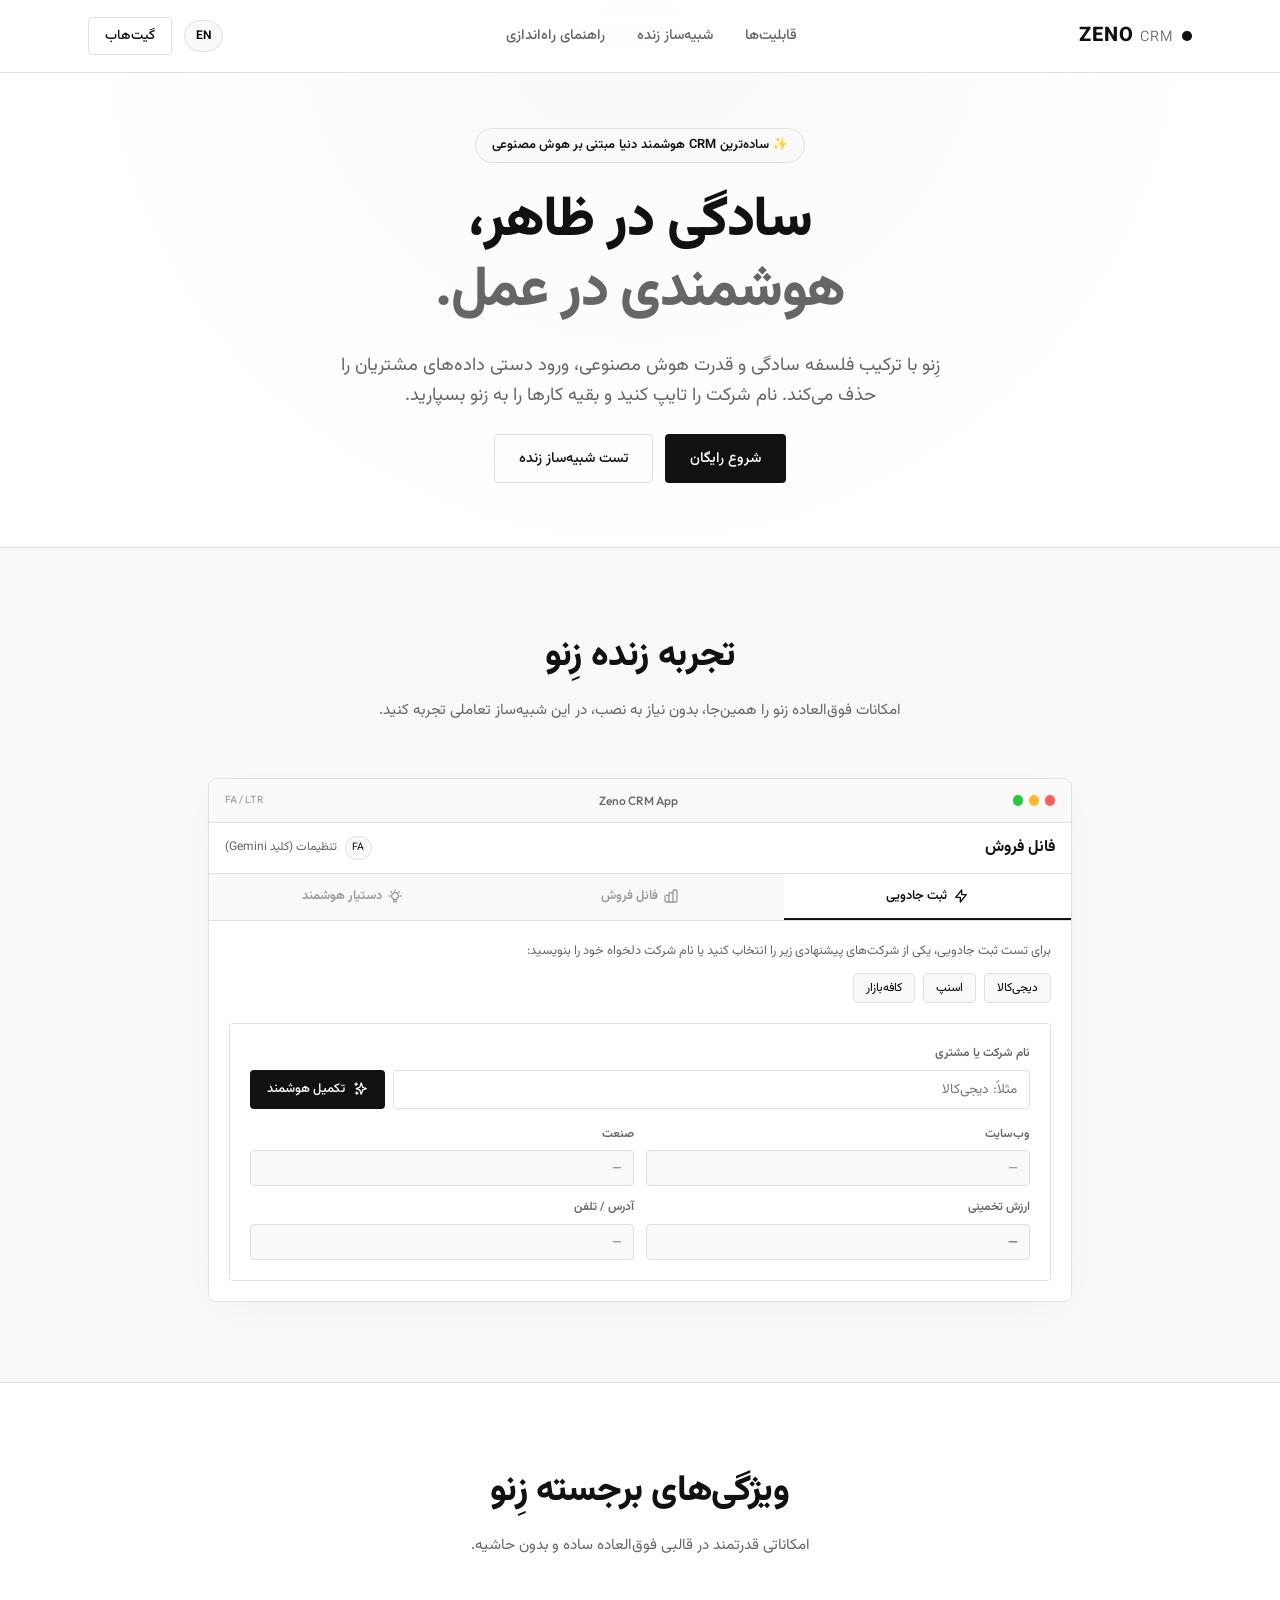
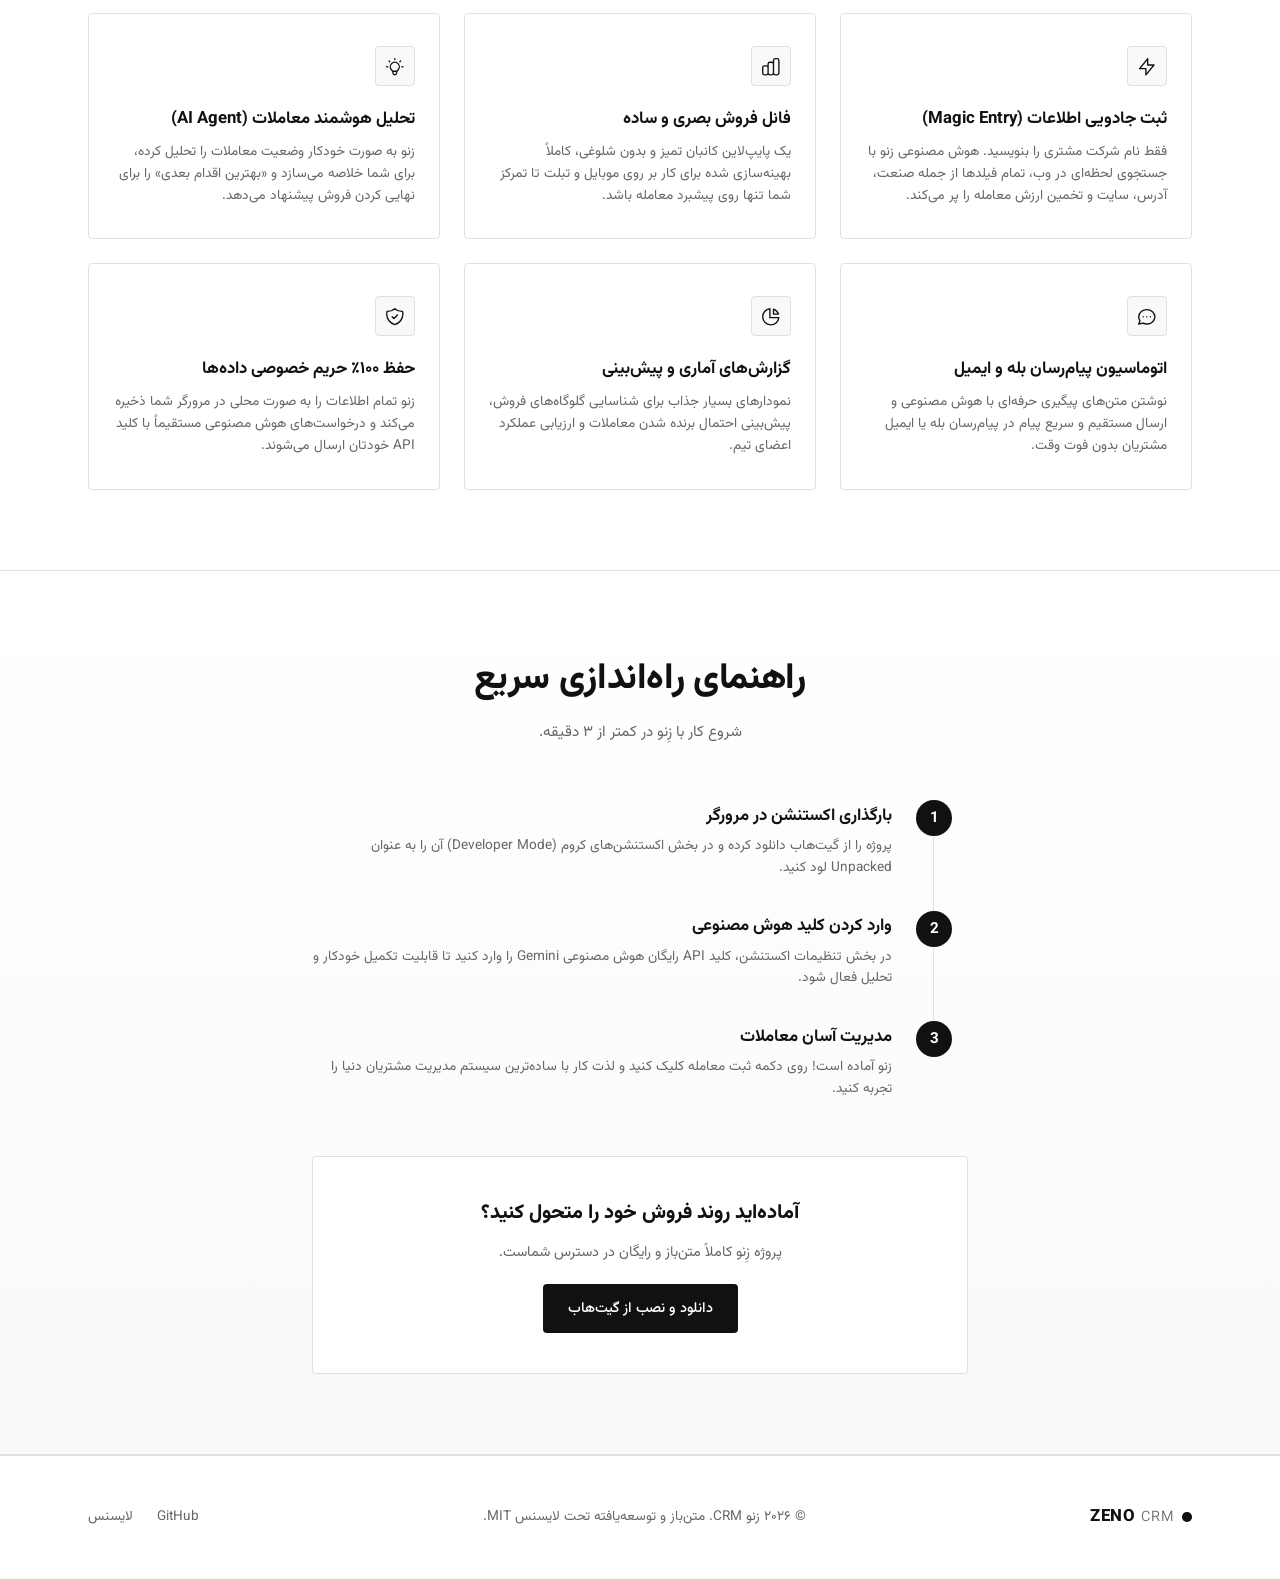
<file: docs/index.html>
<!DOCTYPE html>
<html lang="fa" dir="rtl">
<head>
  <meta charset="UTF-8">
  <meta name="viewport" content="width=device-width, initial-scale=1.0">
  
  <!-- Primary SEO Meta Tags -->
  <title id="meta-title">زِنو CRM | ساده‌ترین CRM هوشمند دنیا</title>
  <meta name="description" id="meta-desc" content="زِنو (Zeno) با ترکیب سادگی و هوش مصنوعی، کارهای خسته‌کننده فروش مثل ورود دستی داده‌ها را حذف می‌کند. کافیست نام شرکت را بنویسید تا بقیه اطلاعات خودکار پر شود.">
  <meta name="keywords" content="CRM, هوش مصنوعی, مدیریت مشتریان, قیف فروش, کانبان, هوشمندسازی فروش, اتوماسیون">
  
  <!-- Open Graph / Facebook -->
  <meta property="og:type" content="website">
  <meta property="og:title" content="زِنو CRM | ساده‌ترین CRM هوشمند دنیا">
  <meta property="og:description" content="ثبت جادویی اطلاعات شرکت‌ها و دستیار هوشمند فروش با استفاده از هوش مصنوعی Gemini.">
  
  <!-- Google Fonts (Vazirmatn for Persian, Outfit for clean English headings) -->
  <link rel="preconnect" href="https://fonts.googleapis.com">
  <link rel="preconnect" href="https://fonts.gstatic.com" crossorigin>
  <link href="https://fonts.googleapis.com/css2?family=Outfit:wght@400;500;700;800&family=Vazirmatn:wght@300;400;500;700;800&display=swap" rel="stylesheet">
  
  <link rel="stylesheet" href="style.css">
</head>
<body>

  <!-- Navigation Bar -->
  <header class="navbar">
    <div class="container navbar-container">
      <div class="logo">
        <span class="logo-dot"></span>
        <span class="logo-text">ZENO <span class="logo-sub">CRM</span></span>
      </div>
      <nav class="nav-links">
        <a href="#features" class="nav-link" data-t="nav.features">قابلیت‌ها</a>
        <a href="#simulator" class="nav-link" data-t="nav.simulator">شبیه‌ساز زنده</a>
        <a href="#setup" class="nav-link" data-t="nav.setup">راهنمای راه‌اندازی</a>
      </nav>
      <div class="nav-actions">
        <button id="lang-toggle" class="btn btn-lang">EN</button>
        <a href="https://github.com/amirHHP/zeno" target="_blank" class="btn btn-outline btn-nav-cta" data-t="nav.cta">گیت‌هاب</a>
      </div>
    </div>
  </header>

  <main>
    
    <!-- Hero Section -->
    <section class="hero-section">
      <div class="container hero-container">
        <div class="hero-badge" data-t="hero.badge">✨ ساده‌ترین CRM هوشمند دنیا مبتنی بر هوش مصنوعی</div>
        <h1 class="hero-title" data-t="hero.title">
          سادگی در ظاهر،<br><span class="text-contrast">هوشمندی در عمل.</span>
        </h1>
        <p class="hero-subtitle" data-t="hero.subtitle">
          زِنو با ترکیب فلسفه سادگی و قدرت هوش مصنوعی، ورود دستی داده‌های مشتریان را حذف می‌کند. نام شرکت را تایپ کنید و بقیه کارها را به زنو بسپارید.
        </p>
        <div class="hero-ctas">
          <a href="#setup" class="btn btn-filled" data-t="hero.ctaPrimary">شروع رایگان</a>
          <a href="#simulator" class="btn btn-outline" data-t="hero.ctaSecondary">تست شبیه‌ساز زنده</a>
        </div>
      </div>
    </section>

    <!-- Interactive Simulator Section -->
    <section id="simulator" class="simulator-section">
      <div class="container">
        <div class="section-header">
          <h2 class="section-title" data-t="sim.title">تجربه زنده زِنو</h2>
          <p class="section-subtitle" data-t="sim.subtitle">امکانات فوق‌العاده زنو را همین‌جا، بدون نیاز به نصب، در این شبیه‌ساز تعاملی تجربه کنید.</p>
        </div>

        <!-- The Interactive Mockup Box -->
        <div class="mockup-wrapper">
          <div class="mockup-frame">
            <!-- Window Titlebar -->
            <div class="mockup-titlebar">
              <div class="window-controls">
                <span class="dot close"></span>
                <span class="dot minimize"></span>
                <span class="dot expand"></span>
              </div>
              <div class="window-title">Zeno CRM App</div>
              <div class="window-lang">FA / LTR</div>
            </div>

            <!-- Inside App Container -->
            <div class="mockup-app">
              <!-- App Header -->
              <header class="app-header">
                <span class="app-title" data-t="sim.appTitle">فانل فروش</span>
                <div class="app-header-actions">
                  <span class="app-badge">FA</span>
                  <span class="app-settings-link" data-t="sim.appSettings">تنظیمات (کلید Gemini)</span>
                </div>
              </header>

              <!-- App Navigation Tabs (Simulator Mode Switchers) -->
              <div class="app-tabs">
                <button class="app-tab active" data-sim-tab="magic">
                  <svg class="tab-icon" fill="none" viewBox="0 0 24 24" stroke="currentColor"><path stroke-linecap="round" stroke-linejoin="round" stroke-width="2" d="M13 10V3L4 14h7v7l9-11h-7z"/></svg>
                  <span data-t="sim.tabMagic">ثبت جادویی</span>
                </button>
                <button class="app-tab" data-sim-tab="kanban">
                  <svg class="tab-icon" fill="none" viewBox="0 0 24 24" stroke="currentColor"><path stroke-linecap="round" stroke-linejoin="round" stroke-width="2" d="M9 19v-6a2 2 0 00-2-2H5a2 2 0 00-2 2v6a2 2 0 002 2h2a2 2 0 002-2zm0 0V9a2 2 0 012-2h2a2 2 0 012 2v10m-6 0a2 2 0 002 2h2a2 2 0 002-2m0 0V5a2 2 0 012-2h2a2 2 0 012 2v14a2 2 0 01-2 2h-2a2 2 0 01-2-2z"/></svg>
                  <span data-t="sim.tabKanban">فانل فروش</span>
                </button>
                <button class="app-tab" data-sim-tab="agent">
                  <svg class="tab-icon" fill="none" viewBox="0 0 24 24" stroke="currentColor"><path stroke-linecap="round" stroke-linejoin="round" stroke-width="2" d="M9.663 17h4.673M12 3v1m6.364 1.636l-.707.707M21 12h-1M4 12H3m3.343-5.657l-.707-.707m2.828 9.9a5 5 0 117.072 0l-.548.547A3.374 3.374 0 0014 18.469V19a2 2 0 11-4 0v-.531c0-.895-.356-1.754-.988-2.386l-.548-.547z"/></svg>
                  <span data-t="sim.tabAgent">دستیار هوشمند</span>
                </button>
              </div>

              <!-- App Main Body -->
              <div class="app-body">
                
                <!-- Tab 1: Magic Entry Simulator -->
                <div class="sim-view active" id="sim-view-magic">
                  <div class="sim-magic-intro">
                    <p class="sim-instruction" data-t="sim.magicInstruction">برای تست ثبت جادویی، یکی از شرکت‌های پیشنهادی زیر را انتخاب کنید یا نام شرکت دلخواه خود را بنویسید:</p>
                    <div class="sim-company-tags">
                      <button class="company-tag-btn" data-company="دیجی‌کالا">دیجی‌کالا</button>
                      <button class="company-tag-btn" data-company="اسنپ">اسنپ</button>
                      <button class="company-tag-btn" data-company="کافه‌بازار">کافه‌بازار</button>
                    </div>
                  </div>

                  <div class="sim-card-form">
                    <div class="form-row-group">
                      <label class="form-label" data-t="sim.companyName">نام شرکت یا مشتری</label>
                      <div class="input-with-button">
                        <input type="text" id="sim-magic-input" placeholder="مثلاً: دیجی‌کالا">
                        <button id="sim-magic-btn" class="btn btn-filled btn-magic">
                          <svg class="icon-spark" fill="none" viewBox="0 0 24 24" stroke="currentColor" stroke-width="2"><path stroke-linecap="round" stroke-linejoin="round" d="M5 3v4M3 5h4M6 17v4m-2-2h4m5-16l2.286 6.857L21 12l-5.714 2.143L13 21l-2.286-6.857L5 12l5.714-2.143L13 3z"/></svg>
                          <span data-t="sim.magicButton">تکمیل هوشمند</span>
                        </button>
                      </div>
                    </div>

                    <!-- AI Progress Indicator -->
                    <div id="sim-magic-progress" class="magic-progress-container" style="display: none;">
                      <div class="spinner-small"></div>
                      <span id="sim-magic-status-text" data-t="sim.searchingWeb">در حال جستجوی وب با هوش مصنوعی Gemini...</span>
                    </div>

                    <!-- Autocompleted Form Fields -->
                    <div class="autofill-fields mt-6">
                      <div class="form-grid">
                        <div class="field-item">
                          <label class="form-label" data-t="sim.website">وب‌سایت</label>
                          <input type="text" id="field-website" readonly placeholder="—">
                        </div>
                        <div class="field-item">
                          <label class="form-label" data-t="sim.industry">صنعت</label>
                          <input type="text" id="field-industry" readonly placeholder="—">
                        </div>
                        <div class="field-item">
                          <label class="form-label" data-t="sim.value">ارزش تخمینی</label>
                          <input type="text" id="field-value" readonly class="text-green" placeholder="—">
                        </div>
                        <div class="field-item">
                          <label class="form-label" data-t="sim.address">آدرس / تلفن</label>
                          <input type="text" id="field-address" readonly placeholder="—">
                        </div>
                      </div>
                    </div>
                  </div>
                </div>

                <!-- Tab 2: Kanban Funnel Simulator -->
                <div class="sim-view" id="sim-view-kanban">
                  <p class="sim-instruction" data-t="sim.kanbanInstruction">روی کارت‌ها کلیک کنید یا آن‌ها را بکشید تا بین ستون‌های فانل جابه‌جا شوند:</p>
                  
                  <div class="kanban-wrapper">
                    <!-- Column 1 -->
                    <div class="kanban-col" data-stage="lead">
                      <div class="kanban-col-header">
                        <span class="col-title" data-t="sim.colLead">سرنخ‌ها</span>
                        <span class="col-count" id="count-lead">1</span>
                      </div>
                      <div class="kanban-col-cards" id="col-lead">
                        <div class="draggable-card" draggable="true" id="card-snapp" data-deal-value="۷۰,۰۰۰,۰۰۰ تومان">
                          <div class="card-title">اسنپ (Snapp)</div>
                          <div class="card-details">
                            <span class="card-badge" data-t="sim.tagTech">فناوری</span>
                            <span class="card-val text-green">۷۰M تومان</span>
                          </div>
                        </div>
                      </div>
                    </div>

                    <!-- Column 2 -->
                    <div class="kanban-col" data-stage="contacted">
                      <div class="kanban-col-header">
                        <span class="col-title" data-t="sim.colContact">در حال گفتگو</span>
                        <span class="col-count" id="count-contacted">1</span>
                      </div>
                      <div class="kanban-col-cards" id="col-contacted">
                        <div class="draggable-card" draggable="true" id="card-digikala" data-deal-value="۵۰,۰۰۰,۰۰۰ تومان">
                          <div class="card-title">دیجی‌کالا (Digikala)</div>
                          <div class="card-details">
                            <span class="card-badge" data-t="sim.tagEcommerce">فروشگاه</span>
                            <span class="card-val text-green">۵۰M تومان</span>
                          </div>
                        </div>
                      </div>
                    </div>

                    <!-- Column 3 -->
                    <div class="kanban-col" data-stage="won">
                      <div class="kanban-col-header">
                        <span class="col-title" data-t="sim.colWon">موفق (Won)</span>
                        <span class="col-count" id="count-won">1</span>
                      </div>
                      <div class="kanban-col-cards" id="col-won">
                        <div class="draggable-card" draggable="true" id="card-cafebazaar" data-deal-value="۳۰,۰۰۰,۰۰۰ تومان">
                          <div class="card-title">کافه‌بازار (Bazaar)</div>
                          <div class="card-details">
                            <span class="card-badge" data-t="sim.tagSoftware">نرم‌افزار</span>
                            <span class="card-val text-green">۳۰M تومان</span>
                          </div>
                        </div>
                      </div>
                    </div>
                  </div>
                  <div class="sim-kanban-status-log" id="kanban-log" data-t="sim.logDefault">برای شروع کارت‌ها را جابه‌جا کنید.</div>
                </div>

                <!-- Tab 3: AI Agent Simulator -->
                <div class="sim-view" id="sim-view-agent">
                  <p class="sim-instruction" data-t="sim.agentInstruction">دستیار هوشمند زِنو هر معامله را تحلیل کرده و خلاصه به همراه بهترین اقدام بعدی را پیشنهاد می‌دهد:</p>
                  
                  <div class="agent-simulator-container">
                    <div class="deal-header-preview">
                      <h4 class="deal-name">دیجی‌کالا (Digikala)</h4>
                      <span class="deal-stage-badge" data-t="sim.stageContacted">در حال گفتگو</span>
                    </div>

                    <div class="agent-box">
                      <div class="agent-avatar-row">
                        <div class="agent-avatar">✨</div>
                        <div class="agent-name" data-t="sim.agentName">دستیار هوشمند زِنو (AI Agent)</div>
                      </div>
                      
                      <div class="agent-chat-bubble">
                        <div class="bubble-section">
                          <h5 class="bubble-section-title" data-t="sim.dealSummaryTitle">📌 خلاصه معامله:</h5>
                          <p class="bubble-text" id="agent-summary-text" data-t="sim.dealSummaryVal">دیجی‌کالا مایل به یکپارچه‌سازی سیستم لجستیک با نرم‌افزار ما است. ارزش تخمینی معامله ۵۰ میلیون تومان بوده و مذاکره با مدیر فنی در جریان است.</p>
                        </div>
                        <div class="bubble-section border-top">
                          <h5 class="bubble-section-title" data-t="sim.nextActionTitle">🎯 بهترین اقدام بعدی:</h5>
                          <p class="bubble-text text-highlight" id="agent-action-text" data-t="sim.nextActionVal">ارسال پیش‌نویس فنی همگام‌سازی وب‌سرویس تا فردا ساعت ۱۲ ظهر و پیگیری از طریق پیام‌رسان بله یا ایمیل.</p>
                        </div>
                      </div>

                      <div class="agent-actions-group">
                        <button class="btn btn-outline btn-sm" id="btn-agent-sim-text" data-t="sim.btnAutoText">پیشنهاد پیام پیگیری</button>
                        <button class="btn btn-outline btn-sm" id="btn-agent-sim-bale" data-t="sim.btnSendBale">ارسال خودکار بله</button>
                      </div>
                      
                      <div class="agent-interaction-output" id="agent-out" style="display: none;"></div>
                    </div>
                  </div>
                </div>

              </div>
            </div>
          </div>
        </div>
      </div>
    </section>

    <!-- Features Section -->
    <section id="features" class="features-section">
      <div class="container">
        <div class="section-header">
          <h2 class="section-title" data-t="features.title">ویژگی‌های برجسته زِنو</h2>
          <p class="section-subtitle" data-t="features.subtitle">امکاناتی قدرتمند در قالبی فوق‌العاده ساده و بدون حاشیه.</p>
        </div>

        <div class="features-grid">
          
          <!-- Feature 1 -->
          <div class="feature-card">
            <div class="feature-icon">
              <svg fill="none" viewBox="0 0 24 24" stroke="currentColor"><path stroke-linecap="round" stroke-linejoin="round" stroke-width="1.5" d="M13 10V3L4 14h7v7l9-11h-7z"/></svg>
            </div>
            <h3 class="feature-card-title" data-t="features.magicTitle">ثبت جادویی اطلاعات (Magic Entry)</h3>
            <p class="feature-card-desc" data-t="features.magicDesc">فقط نام شرکت مشتری را بنویسید. هوش مصنوعی زنو با جستجوی لحظه‌ای در وب، تمام فیلدها از جمله صنعت، آدرس، سایت و تخمین ارزش معامله را پر می‌کند.</p>
          </div>

          <!-- Feature 2 -->
          <div class="feature-card">
            <div class="feature-icon">
              <svg fill="none" viewBox="0 0 24 24" stroke="currentColor"><path stroke-linecap="round" stroke-linejoin="round" stroke-width="1.5" d="M9 19v-6a2 2 0 00-2-2H5a2 2 0 00-2 2v6a2 2 0 002 2h2a2 2 0 002-2zm0 0V9a2 2 0 012-2h2a2 2 0 012 2v10m-6 0a2 2 0 002 2h2a2 2 0 002-2m0 0V5a2 2 0 012-2h2a2 2 0 012 2v14a2 2 0 01-2 2h-2a2 2 0 01-2-2z"/></svg>
            </div>
            <h3 class="feature-card-title" data-t="features.kanbanTitle">فانل فروش بصری و ساده</h3>
            <p class="feature-card-desc" data-t="features.kanbanDesc">یک پایپ‌لاین کانبان تمیز و بدون شلوغی، کاملاً بهینه‌سازی شده برای کار بر روی موبایل و تبلت تا تمرکز شما تنها روی پیشبرد معامله باشد.</p>
          </div>

          <!-- Feature 3 -->
          <div class="feature-card">
            <div class="feature-icon">
              <svg fill="none" viewBox="0 0 24 24" stroke="currentColor"><path stroke-linecap="round" stroke-linejoin="round" stroke-width="1.5" d="M9.663 17h4.673M12 3v1m6.364 1.636l-.707.707M21 12h-1M4 12H3m3.343-5.657l-.707-.707m2.828 9.9a5 5 0 117.072 0l-.548.547A3.374 3.374 0 0014 18.469V19a2 2 0 11-4 0v-.531c0-.895-.356-1.754-.988-2.386l-.548-.547z"/></svg>
            </div>
            <h3 class="feature-card-title" data-t="features.agentTitle">تحلیل هوشمند معاملات (AI Agent)</h3>
            <p class="feature-card-desc" data-t="features.agentDesc">زنو به صورت خودکار وضعیت معاملات را تحلیل کرده، برای شما خلاصه می‌سازد و «بهترین اقدام بعدی» را برای نهایی کردن فروش پیشنهاد می‌دهد.</p>
          </div>

          <!-- Feature 4 -->
          <div class="feature-card">
            <div class="feature-icon">
              <svg fill="none" viewBox="0 0 24 24" stroke="currentColor"><path stroke-linecap="round" stroke-linejoin="round" stroke-width="1.5" d="M8 12h.01M12 12h.01M16 12h.01M21 12c0 4.418-4.03 8-9 8a9.863 9.863 0 01-4.255-.949L3 20l1.395-3.72C3.512 15.042 3 13.574 3 12c0-4.418 4.03-8 9-8s9 3.582 9 8z"/></svg>
            </div>
            <h3 class="feature-card-title" data-t="features.autoTitle">اتوماسیون پیام‌رسان بله و ایمیل</h3>
            <p class="feature-card-desc" data-t="features.autoDesc">نوشتن متن‌های پیگیری حرفه‌ای با هوش مصنوعی و ارسال مستقیم و سریع پیام در پیام‌رسان بله یا ایمیل مشتریان بدون فوت وقت.</p>
          </div>

          <!-- Feature 5 -->
          <div class="feature-card">
            <div class="feature-icon">
              <svg fill="none" viewBox="0 0 24 24" stroke="currentColor"><path stroke-linecap="round" stroke-linejoin="round" stroke-width="1.5" d="M11 3.055A9.001 9.001 0 1020.945 13H11V3.055z"/><path stroke-linecap="round" stroke-linejoin="round" stroke-width="1.5" d="M20.488 9H15V3.512A9.025 9.025 0 0120.488 9z"/></svg>
            </div>
            <h3 class="feature-card-title" data-t="features.chartTitle">گزارش‌های آماری و پیش‌بینی</h3>
            <p class="feature-card-desc" data-t="features.chartDesc">نمودارهای بسیار جذاب برای شناسایی گلوگاه‌های فروش، پیش‌بینی احتمال برنده شدن معاملات و ارزیابی عملکرد اعضای تیم.</p>
          </div>

          <!-- Feature 6 -->
          <div class="feature-card">
            <div class="feature-icon">
              <svg fill="none" viewBox="0 0 24 24" stroke="currentColor"><path stroke-linecap="round" stroke-linejoin="round" stroke-width="1.5" d="M9 12l2 2 4-4m5.618-4.016A11.955 11.955 0 0112 2.944a11.955 11.955 0 01-8.618 3.04A12.02 12.02 0 003 9c0 5.591 3.824 10.29 9 11.622 5.176-1.332 9-6.03 9-11.622 0-1.042-.133-2.052-.382-3.016z"/></svg>
            </div>
            <h3 class="feature-card-title" data-t="features.privacyTitle">حفظ ۱۰۰٪ حریم خصوصی داده‌ها</h3>
            <p class="feature-card-desc" data-t="features.privacyDesc">زنو تمام اطلاعات را به صورت محلی در مرورگر شما ذخیره می‌کند و درخواست‌های هوش مصنوعی مستقیماً با کلید API خودتان ارسال می‌شوند.</p>
          </div>

        </div>
      </div>
    </section>

    <!-- Setup / Guide Section -->
    <section id="setup" class="setup-section">
      <div class="container max-w-small">
        <div class="section-header">
          <h2 class="section-title" data-t="setup.title">راهنمای راه‌اندازی سریع</h2>
          <p class="section-subtitle" data-t="setup.subtitle">شروع کار با زِنو در کمتر از ۳ دقیقه.</p>
        </div>

        <div class="setup-timeline">
          <!-- Step 1 -->
          <div class="setup-step">
            <div class="step-num">1</div>
            <div class="step-content">
              <h3 class="step-title" data-t="setup.step1Title">بارگذاری اکستنشن در مرورگر</h3>
              <p class="step-desc" data-t="setup.step1Desc">پروژه را از گیت‌هاب دانلود کرده و در بخش اکستنشن‌های کروم (Developer Mode) آن را به عنوان Unpacked لود کنید.</p>
            </div>
          </div>

          <!-- Step 2 -->
          <div class="setup-step">
            <div class="step-num">2</div>
            <div class="step-content">
              <h3 class="step-title" data-t="setup.step2Title">وارد کردن کلید هوش مصنوعی</h3>
              <p class="step-desc" data-t="setup.step2Desc">در بخش تنظیمات اکستنشن، کلید API رایگان هوش مصنوعی Gemini را وارد کنید تا قابلیت تکمیل خودکار و تحلیل فعال شود.</p>
            </div>
          </div>

          <!-- Step 3 -->
          <div class="setup-step">
            <div class="step-num">3</div>
            <div class="step-content">
              <h3 class="step-title" data-t="setup.step3Title">مدیریت آسان معاملات</h3>
              <p class="step-desc" data-t="setup.step3Desc">زنو آماده است! روی دکمه ثبت معامله کلیک کنید و لذت کار با ساده‌ترین سیستم مدیریت مشتریان دنیا را تجربه کنید.</p>
            </div>
          </div>
        </div>

        <div class="setup-cta-box">
          <h3 data-t="setup.ctaTitle">آماده‌اید روند فروش خود را متحول کنید؟</h3>
          <p data-t="setup.ctaDesc">پروژه زِنو کاملاً متن‌باز و رایگان در دسترس شماست.</p>
          <a href="https://github.com/amirHHP/zeno" target="_blank" class="btn btn-filled" data-t="setup.ctaButton">دانلود و نصب از گیت‌هاب</a>
        </div>
      </div>
    </section>

  </main>

  <!-- Footer -->
  <footer class="footer">
    <div class="container footer-container">
      <div class="footer-brand">
        <span class="logo-dot"></span>
        <span class="logo-text">ZENO <span class="logo-sub">CRM</span></span>
      </div>
      <p class="footer-copy" data-t="footer.copy">© ۲۰۲۶ زنو CRM. متن‌باز و توسعه‌یافته تحت لایسنس MIT.</p>
      <div class="footer-links">
        <a href="https://github.com/amirHHP/zeno" target="_blank" class="footer-link">GitHub</a>
        <a href="https://github.com/amirHHP/zeno/blob/main/LICENSE" target="_blank" class="footer-link" data-t="footer.license">لایسنس</a>
      </div>
    </div>
  </footer>

  <script src="script.js"></script>
</body>
</html>
</file>
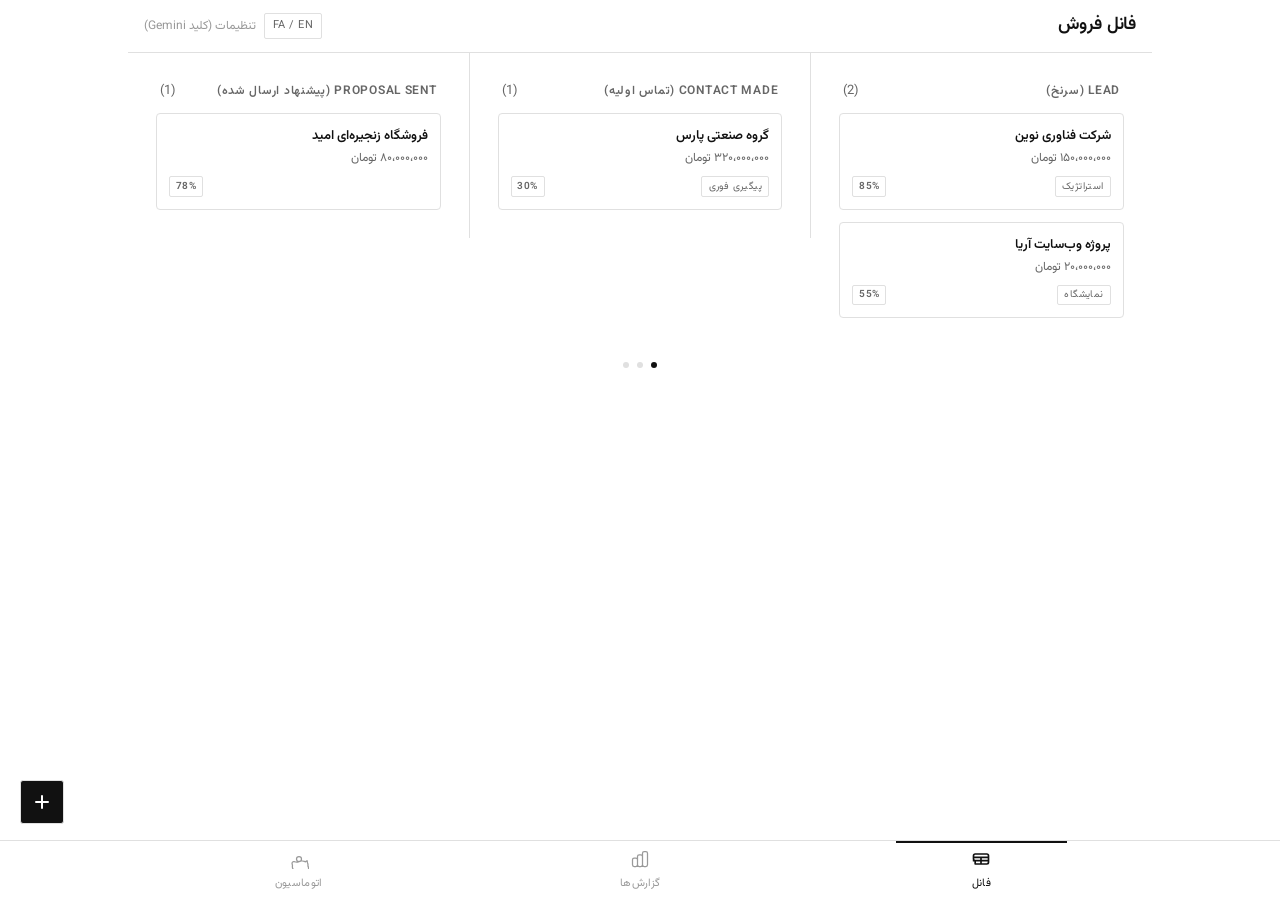
<file: app.html>
<!DOCTYPE html>
<html lang="fa" dir="rtl">
<head>
    <meta charset="UTF-8">
    <meta name="viewport" content="width=device-width, initial-scale=1.0">
    <title>Zeno CRM</title>
    <link href="app.css" rel="stylesheet">
    <link href="https://fonts.googleapis.com/css2?family=Vazirmatn:wght@400;500;700&display=swap" rel="stylesheet">
</head>
<body>

    <div id="app" class="pb-20">
        <div id="main-app-view" class="page active">
            <header class="bg-white bg-white-80 backdrop-blur-sm sticky top-0 z-20 border-b border-gray-200 md-app-bar">
                <div class="max-w-4xl mx-auto px-4 py-3 flex justify-between items-center">
                    <h1 id="header-title" class="text-xl font-bold text-gray-800">فانل فروش</h1>
                    <div class="flex items-center gap-2">
                        <button id="lang-toggle" class="text-xs px-2 py-1 rounded-full bg-gray-100 text-gray-700">
                            FA / EN
                        </button>
                        <a href="#" id="link-settings" class="text-sm text-gray-600 hover:text-gray-800">
                            تنظیمات (کلید Gemini)
                        </a>
                    </div>
                </div>
            </header>

            <main class="max-w-4xl mx-auto">
                <div id="page-funnel" class="page active">
                    <div class="kanban-container" id="kanban-container"></div>
                    <div class="flex justify-center mt-4 space-x-2 space-x-reverse" id="kanban-dots"></div>
                </div>
                <div id="page-reports" class="page">
                    <div class="p-4 space-y-8">
                        <p id="reports-no-chart" class="text-sm text-gray-500" style="display:none;">در صورت عدم نمایش نمودارها، یک بار صفحه را مجدداً بارگذاری کنید.</p>

                        <!-- KPI Summary Cards -->
                        <div class="kpi-grid" id="kpi-grid">
                            <div class="kpi-card">
                                <span class="kpi-label" id="kpi-label-pipeline">ارزش کل پایپلاین</span>
                                <span class="kpi-value" id="kpi-pipeline-value">—</span>
                                <span class="kpi-sub" id="kpi-pipeline-sub"></span>
                            </div>
                            <div class="kpi-card">
                                <span class="kpi-label" id="kpi-label-deals">معاملات فعال</span>
                                <span class="kpi-value" id="kpi-active-deals">—</span>
                                <span class="kpi-sub" id="kpi-deals-sub"></span>
                            </div>
                            <div class="kpi-card">
                                <span class="kpi-label" id="kpi-label-avg">میانگین ارزش معامله</span>
                                <span class="kpi-value" id="kpi-avg-value">—</span>
                                <span class="kpi-sub" id="kpi-avg-sub"></span>
                            </div>
                            <div class="kpi-card">
                                <span class="kpi-label" id="kpi-label-winrate">نرخ برد</span>
                                <span class="kpi-value" id="kpi-win-rate">—</span>
                                <span class="kpi-sub" id="kpi-winrate-sub"></span>
                            </div>
                        </div>

                        <!-- Row 1: Funnel Value + Deal Distribution -->
                        <div class="reports-row">
                            <div class="bg-white md-card p-4 report-card-half">
                                <h3 class="report-card-title" id="report-title-funnel">ارزش معاملات در مراحل فانل</h3>
                                <div class="chart-container"><canvas id="salesChart"></canvas></div>
                            </div>
                            <div class="bg-white md-card p-4 report-card-half">
                                <h3 class="report-card-title" id="report-title-dist">توزیع معاملات در مراحل</h3>
                                <div class="chart-container"><canvas id="lossReasonChart"></canvas></div>
                            </div>
                        </div>

                        <!-- Row 2: Top Customers + Conversion Rate -->
                        <div class="reports-row">
                            <div class="bg-white md-card p-4 report-card-half">
                                <h3 class="report-card-title" id="report-title-customers">مشتریان برتر بر اساس ارزش</h3>
                                <div class="chart-container"><canvas id="topCustomersChart"></canvas></div>
                            </div>
                            <div class="bg-white md-card p-4 report-card-half">
                                <h3 class="report-card-title" id="report-title-conversion">نرخ تبدیل مراحل فانل</h3>
                                <div class="chart-container"><canvas id="conversionChart"></canvas></div>
                            </div>
                        </div>

                        <!-- Row 3: Activity Breakdown + Monthly Trend -->
                        <div class="reports-row">
                            <div class="bg-white md-card p-4 report-card-half">
                                <h3 class="report-card-title" id="report-title-activity">تحلیل فعالیت‌ها</h3>
                                <div class="chart-container"><canvas id="activityChart"></canvas></div>
                            </div>
                            <div class="bg-white md-card p-4 report-card-half">
                                <h3 class="report-card-title" id="report-title-trend">روند ماهانه ورود سرنخ</h3>
                                <div class="chart-container"><canvas id="trendChart"></canvas></div>
                            </div>
                        </div>

                        <!-- Row 4: Win/Loss + Stage Aging -->
                        <div class="reports-row">
                            <div class="bg-white md-card p-4 report-card-half">
                                <h3 class="report-card-title" id="report-title-winloss">نسبت برد / باخت</h3>
                                <div class="chart-container"><canvas id="winLossChart"></canvas></div>
                            </div>
                            <div class="bg-white md-card p-4 report-card-half">
                                <h3 class="report-card-title" id="report-title-aging">میانگین مدت ماندگاری در هر مرحله</h3>
                                <div class="chart-container"><canvas id="agingChart"></canvas></div>
                            </div>
                        </div>

                        <!-- Owner Performance Table -->
                        <div class="bg-white md-card p-4">
                            <h3 class="report-card-title" id="report-title-owner">عملکرد اعضای تیم</h3>
                            <div class="report-table-wrap">
                                <table class="report-table" id="owner-performance-table">
                                    <thead>
                                        <tr>
                                            <th id="th-owner-name">نام</th>
                                            <th id="th-owner-deals">تعداد معاملات</th>
                                            <th id="th-owner-value">ارزش کل</th>
                                            <th id="th-owner-avg-prob">میانگین احتمال</th>
                                        </tr>
                                    </thead>
                                    <tbody id="owner-performance-body"></tbody>
                                </table>
                            </div>
                        </div>

                    </div>
                </div>
                <div id="page-automations" class="page">
                    <div class="p-4 space-y-6">
                        <div class="bg-white md-card p-4">
                            <h3 class="font-bold text-lg mb-4">دستیار هوشمند نوشتن</h3>
                            <p class="text-sm text-gray-600 mb-4 md-supporting-text">یک متن حرفه‌ای برای پیگیری مشتری از هوش مصنوعی دریافت کنید.</p>
                            <button id="generate-followup-btn" class="w-full md-filled-button">پیشنهاد متن پیگیری</button>
                            <div id="gemini-followup-output" class="mt-4 p-3 bg-gray-100 rounded-lg text-sm" style="display: none;"></div>
                        </div>

                        <!-- Bale Automation Card -->
                        <div class="bg-white md-card p-4" id="bale-auto-card" style="display: none;">
                            <h3 class="font-bold text-lg mb-4" id="bale-auto-title">ارسال سریع پیام بله</h3>
                            <div class="space-y-4">
                                <div>
                                    <label class="text-xs text-gray-500 block mb-1" id="bale-auto-select-label">انتخاب معامله / مشتری</label>
                                    <div class="md-text-field">
                                        <select id="bale-auto-deal-select" class="bg-white">
                                            <option value="" id="bale-auto-option-default">-- انتخاب کنید --</option>
                                        </select>
                                    </div>
                                </div>
                                <div>
                                    <label class="text-xs text-gray-500 block mb-1" id="bale-auto-phone-label">شماره تلفن</label>
                                    <div class="md-text-field">
                                        <input type="text" id="bale-auto-phone">
                                    </div>
                                </div>
                                <div>
                                    <label class="text-xs text-gray-500 block mb-1" id="bale-auto-text-label">متن پیام</label>
                                    <div class="md-text-field">
                                        <textarea id="bale-auto-text" rows="3"></textarea>
                                    </div>
                                </div>
                                <div>
                                    <button id="bale-auto-send-btn" class="w-full md-filled-button">ارسال پیام</button>
                                    <div id="bale-auto-status" class="text-xs mt-2 p-2.5 rounded-lg" style="display: none;"></div>
                                </div>
                            </div>
                        </div>
                    </div>
                </div>
            </main>

            <button id="fab-add-deal" class="fab flex items-center justify-center">
                <svg class="w-6 h-6" fill="none" stroke="currentColor" viewBox="0 0 24 24"><path stroke-linecap="round" stroke-linejoin="round" stroke-width="2" d="M12 6v6m0 0v6m0-6h6m-6 0H6"></path></svg>
            </button>

            <nav class="bottom-nav fixed bottom-0 right-0 left-0 z-20">
                <div class="max-w-4xl mx-auto flex justify-around">
                    <button data-page="funnel" class="tab-button flex-1 py-2 px-1 text-center text-sm active-tab">
                        <svg class="tab-icon mx-auto" fill="none" viewBox="0 0 24 24" stroke="currentColor"><path stroke-linecap="round" stroke-linejoin="round" d="M3 10h18M3 14h18m-9-4v8m-7 0h14a2 2 0 002-2V8a2 2 0 00-2-2H5a2 2 0 00-2 2v4a2 2 0 002 2z"></path></svg>
                        <span class="mt-1 block">فانل</span>
                    </button>
                    <button data-page="reports" class="tab-button flex-1 py-2 px-1 text-center text-gray-500 text-sm">
                        <svg class="tab-icon mx-auto" fill="none" viewBox="0 0 24 24" stroke="currentColor"><path stroke-linecap="round" stroke-linejoin="round" d="M9 19v-6a2 2 0 00-2-2H5a2 2 0 00-2 2v6a2 2 0 002 2h2a2 2 0 002-2zm0 0V9a2 2 0 012-2h2a2 2 0 012 2v10m-6 0a2 2 0 002 2h2a2 2 0 002-2m0 0V5a2 2 0 012-2h2a2 2 0 012 2v14a2 2 0 01-2 2h-2a2 2 0 01-2-2z"></path></svg>
                        <span class="mt-1 block">گزارش‌ها</span>
                    </button>
                    <button data-page="automations" class="tab-button flex-1 py-2 px-1 text-center text-gray-500 text-sm">
                        <svg class="tab-icon mx-auto" fill="none" viewBox="0 0 24 24" stroke="currentColor"><path stroke-linecap="round" stroke-linejoin="round" d="M19.428 15.428a2 2 0 00-1.022-.547l-2.387-.477a6 6 0 00-3.86.517l-.318.158a6 6 0 01-3.86.517L6.05 15.21a2 2 0 00-1.806.547a2 2 0 00-.547 1.806l.477 2.387a6 6 0 00.517 3.86l.158.318a6 6 0 00.517 3.86l.477 2.387a2 2 0 001.806.547a2 2 0 001.022-.547l2.387-.477a6 6 0 003.86-.517l.318-.158a6 6 0 013.86-.517l2.387.477a2 2 0 001.806-.547a2 2 0 00.547-1.806l-.477-2.387a6 6 0 00-.517-3.86l-.158-.318a6 6 0 00-.517-3.86l-.477-2.387zM12 15a3 3 0 100-6 3 3 0 000 6z"></path></svg>
                        <span class="mt-1 block">اتوماسیون</span>
                    </button>
                </div>
            </nav>
        </div>

        <div id="deal-detail-page" class="page">
            <header class="bg-white bg-white-80 backdrop-blur-sm sticky top-0 z-20 border-b border-gray-200 md-app-bar">
                <div class="max-w-4xl mx-auto px-4 py-3 flex justify-between items-center">
                    <h1 id="detail-header-title" class="text-xl font-bold text-gray-800 truncate"></h1>
                    <button id="back-to-funnel-btn" class="md-icon-button surface">
                        <svg class="w-6 h-6 text-gray-600" fill="none" stroke="currentColor" viewBox="0 0 24 24"><path stroke-linecap="round" stroke-linejoin="round" stroke-width="2" d="M9 5l7 7-7 7"></path></svg>
                    </button>
                </div>
            </header>
            <main id="deal-detail-content" class="p-4 space-y-6 max-w-4xl mx-auto"></main>
        </div>
    </div>

        <div id="new-deal-modal" class="modal fixed inset-0 bg-black bg-opacity-50 z-40 justify-center items-end sm:items-center">
        <div class="bg-white md-card w-full sm:w-96 sm:rounded-lg rounded-t-xl p-6 shadow-2xl">
            <h2 class="text-xl font-bold mb-4">معامله جدید</h2>
            <div id="step-1-input">
                <label class="block text-sm font-medium text-gray-700 mb-2">نام شرکت یا مشتری</label>
                <div class="md-text-field mb-4">
                    <input type="text" id="company-name-input" placeholder="مثلاً: دیجی‌کالا">
                </div>
                <button id="magic-fill-btn" class="w-full md-filled-button flex justify-center items-center gap-2">
                    <span>تکمیل خودکار با هوش مصنوعی</span>
                </button>
            </div>
            <div id="step-2-form" style="display: none;" class="space-y-3">
                <div>
                    <label class="text-xs text-gray-500">نام شرکت</label>
                    <div class="md-text-field">
                        <input type="text" id="new-deal-name">
                    </div>
                </div>
                <div>
                    <label class="text-xs text-gray-500">وب‌سایت</label>
                    <div class="md-text-field">
                        <input type="text" id="new-deal-website">
                    </div>
                </div>
                <div class="grid grid-cols-2 gap-2">
                    <div>
                        <label class="text-xs text-gray-500">صنعت</label>
                        <div class="md-text-field">
                            <input type="text" id="new-deal-industry">
                        </div>
                    </div>
                    <div>
                        <label class="text-xs text-gray-500">تخمین ارزش</label>
                        <div class="md-text-field">
                            <input type="text" id="new-deal-value" class="text-green-600 font-bold">
                        </div>
                    </div>
                </div>
                <div>
                    <label class="text-xs text-gray-500">تلفن / آدرس</label>
                    <div class="md-text-field mb-1">
                        <input type="text" id="new-deal-phone" placeholder="تلفن">
                    </div>
                    <div class="md-text-field">
                        <input type="text" id="new-deal-address" placeholder="آدرس">
                    </div>
                </div>
                <button id="create-deal-btn" class="w-full md-filled-button mt-2">ثبت معامله</button>
            </div>
            <button id="close-modal-btn" class="absolute top-4 left-4 text-gray-500 hover:text-gray-800">
                <svg class="w-6 h-6" fill="none" stroke="currentColor" viewBox="0 0 24 24"><path stroke-linecap="round" stroke-linejoin="round" stroke-width="2" d="M6 18L18 6M6 6l12 12"></path></svg>
            </button>
        </div>
    </div>

    <div id="loading-spinner" class="fixed inset-0 bg-black bg-opacity-25 z-50 flex justify-center items-center" style="display: none;">
        <div class="spinner"></div>
    </div>

    <script src="lib/chart.min.js"></script>
    <script src="app.js"></script>
</body>
</html>
</file>
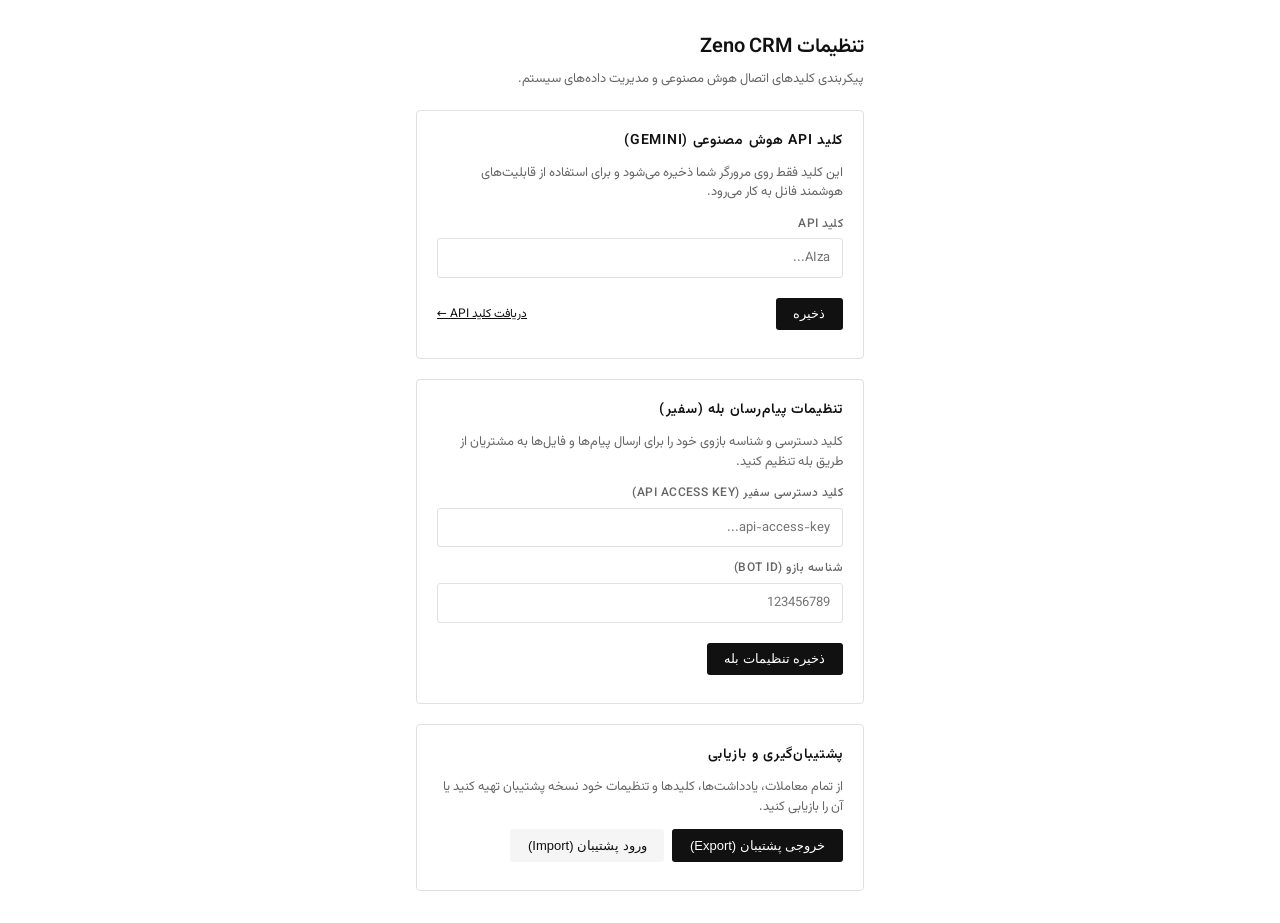
<file: options.html>
<!DOCTYPE html>
<html lang="fa" dir="rtl">
<head>
  <meta charset="UTF-8">
  <meta name="viewport" content="width=device-width, initial-scale=1.0">
  <title>Zeno CRM - Settings</title>
  <link href="https://fonts.googleapis.com/css2?family=Vazirmatn:wght@400;500;600;700&display=swap" rel="stylesheet">
  <style>
    /* Minimalist Black & White Options Styling */
    * { box-sizing: border-box; margin: 0; padding: 0; }
    :root {
      --c-bg: #ffffff;
      --c-surface: #ffffff;
      --c-border: #e0e0e0;
      --c-text: #111111;
      --c-text-2: #666666;
      --c-text-3: #999999;
      --c-accent: #111111;
      --c-muted: #f5f5f5;
      --font: 'Vazirmatn', system-ui, -apple-system, sans-serif;
    }
    
    body {
      font-family: var(--font);
      background: var(--c-bg);
      color: var(--c-text);
      max-width: 480px;
      margin: 2rem auto;
      padding: 0 1rem;
      line-height: 1.5;
    }
    
    h1 {
      font-size: 1.25rem;
      font-weight: 600;
      margin-bottom: 0.5rem;
      letter-spacing: -0.01em;
    }
    
    p {
      color: var(--c-text-2);
      font-size: 0.8125rem;
      margin-bottom: 1.25rem;
    }
    
    .section-card {
      border: 1px solid var(--c-border);
      border-radius: 4px;
      padding: 1.25rem;
      background: var(--c-surface);
      margin-bottom: 1.25rem;
    }
    
    .section-title {
      font-size: 0.875rem;
      font-weight: 600;
      margin-bottom: 0.75rem;
      text-transform: uppercase;
      letter-spacing: 0.05em;
    }
    
    label {
      display: block;
      font-weight: 500;
      margin-bottom: 0.35rem;
      font-size: 0.75rem;
      color: var(--c-text-2);
      text-transform: uppercase;
      letter-spacing: 0.04em;
    }
    
    input[type="password"], input[type="text"] {
      width: 100%;
      padding: 0.55rem 0.75rem;
      border: 1px solid var(--c-border);
      border-radius: 3px;
      font-size: 0.8125rem;
      background: var(--c-bg);
      color: var(--c-text);
      font-family: var(--font);
      transition: border-color 0.1s ease;
      margin-bottom: 0.75rem;
    }
    
    input:focus {
      outline: none;
      border-color: var(--c-accent);
    }
    
    .btn-group {
      display: flex;
      gap: 0.5rem;
      margin-top: 0.5rem;
      align-items: center;
    }
    
    button {
      display: inline-flex;
      align-items: center;
      justify-content: center;
      gap: 0.35rem;
      border-radius: 3px;
      padding: 0.55rem 1.1rem;
      font-size: 0.8125rem;
      font-weight: 500;
      cursor: pointer;
      border: none;
      transition: background-color 0.1s ease, color 0.1s ease;
    }
    
    .btn-primary {
      background: var(--c-accent);
      color: #fff;
    }
    .btn-primary:hover {
      background: #333;
    }
    
    .btn-secondary {
      background: var(--c-muted);
      color: var(--c-text);
    }
    .btn-secondary:hover {
      background: #e8e8e8;
    }
    
    .btn-outlined {
      background: transparent;
      color: var(--c-text);
      border: 1px solid var(--c-border);
    }
    .btn-outlined:hover {
      background: var(--c-muted);
    }
    
    .status {
      font-size: 0.75rem;
      margin-top: 0.5rem;
      font-weight: 500;
    }
    .status.ok { color: var(--c-text); }
    .status.err { color: #cc0000; }
    
    a {
      color: var(--c-text);
      text-decoration: underline;
      font-size: 0.75rem;
    }
    a:hover {
      color: var(--c-text-2);
    }
    
    /* RTL adjustments */
    body[dir="rtl"] {
      text-align: right;
    }
    body[dir="rtl"] label {
      text-align: right;
    }
  </style>
</head>
<body id="settings-body" dir="rtl">
  <h1 id="page-title">تنظیمات Zeno CRM</h1>
  <p id="page-desc">پیکربندی کلیدهای اتصال هوش مصنوعی و مدیریت داده‌های سیستم.</p>
  
  <!-- Gemini API Card -->
  <div class="section-card">
    <h2 class="section-title" id="api-section-title">کلید API هوش مصنوعی (Gemini)</h2>
    <p id="api-section-desc" style="margin-bottom: 0.75rem;">این کلید فقط روی مرورگر شما ذخیره می‌شود و برای استفاده از قابلیت‌های هوشمند فانل به کار می‌رود.</p>
    
    <label for="gemini-key" id="api-key-label">کلید API</label>
    <input type="password" id="gemini-key" placeholder="AIza..." autocomplete="off">
    
    <div class="btn-group">
      <button id="save" class="btn-primary">ذخیره</button>
      <a href="https://aistudio.google.com/apikey" target="_blank" rel="noopener" id="get-api-link" style="margin-right: auto; align-self: center;">دریافت کلید API ←</a>
    </div>
    <div id="status" class="status" aria-live="polite"></div>
  </div>

  <!-- Bale API Card -->
  <div class="section-card">
    <h2 class="section-title" id="bale-section-title">تنظیمات پیام‌رسان بله (سفیر)</h2>
    <p id="bale-section-desc" style="margin-bottom: 0.75rem;">کلید دسترسی و شناسه بازوی خود را برای ارسال پیام‌ها و فایل‌ها به مشتریان از طریق بله تنظیم کنید.</p>
    
    <label for="bale-key" id="bale-key-label">کلید دسترسی سفیر (API Access Key)</label>
    <input type="password" id="bale-key" placeholder="api-access-key..." autocomplete="off">
    
    <label for="bale-bot-id" id="bale-bot-id-label">شناسه بازو (Bot ID)</label>
    <input type="text" id="bale-bot-id" placeholder="123456789" autocomplete="off">
    
    <div class="btn-group">
      <button id="bale-save" class="btn-primary">ذخیره تنظیمات بله</button>
    </div>
    <div id="bale-status" class="status" aria-live="polite"></div>
  </div>

  <!-- Backup & Restore Card -->
  <div class="section-card">
    <h2 class="section-title" id="backup-section-title">پشتیبان‌گیری و بازیابی</h2>
    <p id="backup-section-desc" style="margin-bottom: 0.75rem;">از تمام معاملات، یادداشت‌ها، کلیدها و تاریخچه خود نسخه پشتیبان تهیه کنید یا آن را بازیابی کنید.</p>
    
    <div class="btn-group">
      <button id="export-btn" class="btn-primary">خروجی پشتیبان (Export)</button>
      <button id="import-trigger-btn" class="btn-secondary">ورود پشتیبان (Import)</button>
      <input type="file" id="import-file" accept=".json" style="display: none;">
    </div>
    <div id="backup-status" class="status" aria-live="polite"></div>
  </div>
  
  <script src="options.js"></script>
</body>
</html>
</file>
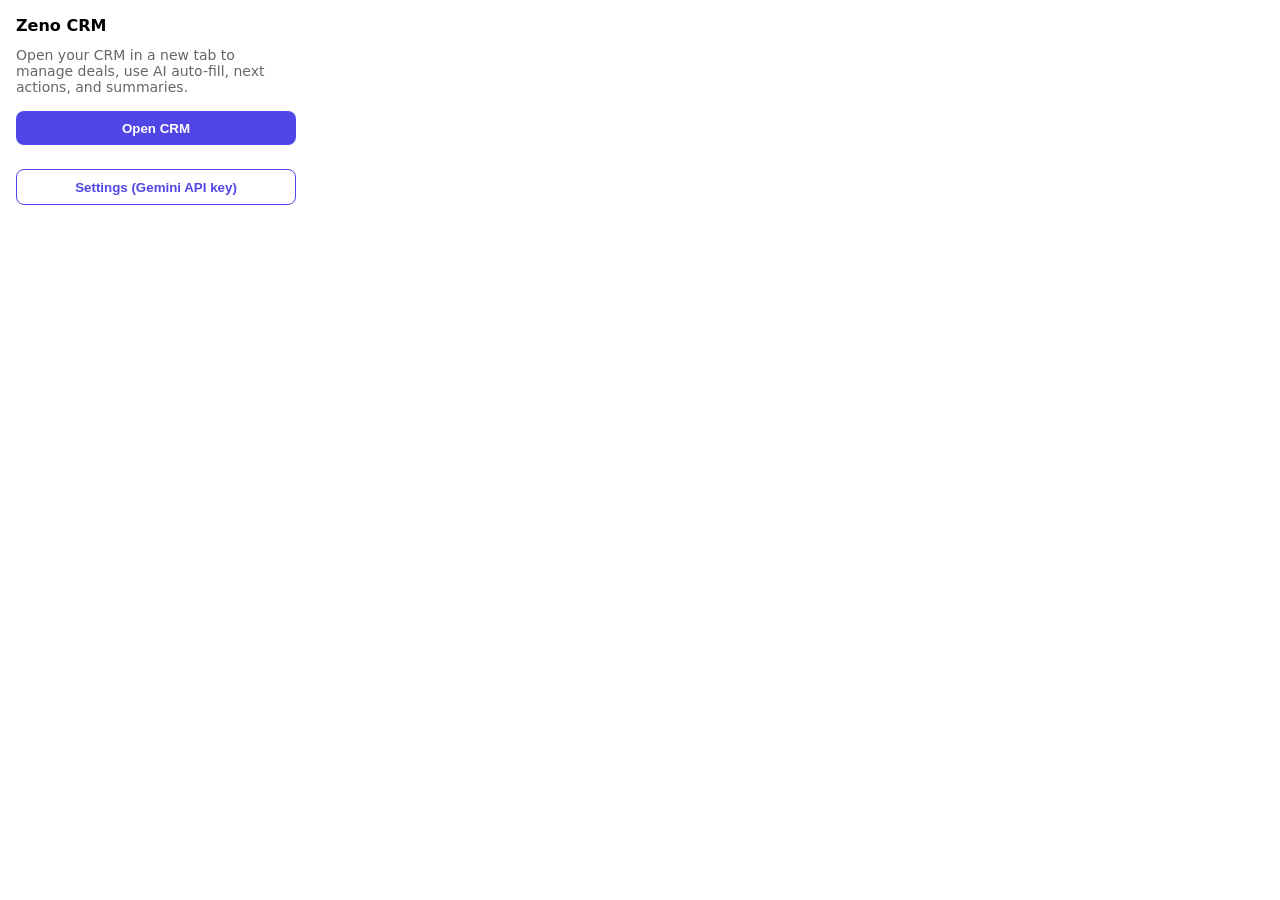
<file: popup.html>
<!DOCTYPE html>
<html lang="en">
<head>
  <meta charset="UTF-8">
  <meta name="viewport" content="width=device-width, initial-scale=1.0">
  <title>Zeno CRM</title>
  <style>
    body { width: 280px; padding: 1rem; font-family: system-ui, sans-serif; margin: 0; }
    h2 { font-size: 1rem; margin: 0 0 0.75rem; }
    p { font-size: 0.875rem; color: #666; margin: 0 0 1rem; }
    a { color: #4f46e5; font-size: 0.875rem; }
    button { width: 100%; padding: 0.6rem; background: #4f46e5; color: white; border: none; border-radius: 8px; font-weight: 600; cursor: pointer; }
    button:hover { background: #4338ca; }
  </style>
</head>
<body>
  <h2>Zeno CRM</h2>
  <p>Open your CRM in a new tab to manage deals, use AI auto-fill, next actions, and summaries.</p>
  <button id="open-app">Open CRM</button>
  <p style="margin-top: 1rem;"><button id="open-settings" style="width:100%; margin-top:0.5rem; background:transparent; color:#4f46e5; border:1px solid #4f46e5;">Settings (Gemini API key)</button></p>
  <script src="popup.js"></script>
</body>
</html>
</file>
<file: docs/style.css>
/* ═══════════════════════════════════════════════════════
   Zeno CRM Landing Page — Minimalist Black & White Theme
   ═══════════════════════════════════════════════════════ */

/* ── Reset & Variable Tokens ─────────────────────────── */
*, *::before, *::after {
  box-sizing: border-box;
  margin: 0;
  padding: 0;
  font-family: inherit;
}

/* Custom Scrollbar */
::-webkit-scrollbar {
  width: 6px;
  height: 6px;
}
::-webkit-scrollbar-track {
  background: transparent;
}
::-webkit-scrollbar-thumb {
  background: #e0e0e0;
  border-radius: 3px;
}
::-webkit-scrollbar-thumb:hover {
  background: #999999;
}

:root {
  --c-bg: #ffffff;
  --c-surface: #ffffff;
  --c-border: #e0e0e0;
  --c-border-hover: #111111;
  --c-text: #111111;
  --c-text-muted: #666666;
  --c-text-light: #999999;
  --c-accent: #111111;
  --c-muted-bg: #f9f9f9;
  --c-highlight: #f3f3f3;
  --c-green: #0f7643;
  --c-green-light: #e6f4ea;
  
  --font-fa: 'Vazirmatn', system-ui, -apple-system, sans-serif;
  --font-en: 'Outfit', system-ui, -apple-system, sans-serif;
  --transition: all 0.2s cubic-bezier(0.16, 1, 0.3, 1);
  --border-radius: 4px;
}

/* ── Directional Typography & Layouts ────────────────── */
html {
  scroll-behavior: smooth;
}

html[dir="rtl"] {
  font-family: var(--font-fa);
}

html[dir="ltr"] {
  font-family: var(--font-en);
}

body {
  background: var(--c-bg);
  color: var(--c-text);
  line-height: 1.6;
  font-size: 15px;
  -webkit-font-smoothing: antialiased;
}

.container {
  width: 100%;
  max-width: 72rem;
  margin-left: auto;
  margin-right: auto;
  padding-left: 1.5rem;
  padding-right: 1.5rem;
}

.max-w-small {
  max-width: 44rem;
}

a {
  color: inherit;
  text-decoration: none;
  transition: var(--transition);
}

/* ── Buttons ─────────────────────────────────────────── */
.btn {
  display: inline-flex;
  align-items: center;
  justify-content: center;
  gap: 0.5rem;
  padding: 0.75rem 1.5rem;
  font-size: 0.9rem;
  font-weight: 500;
  border-radius: var(--border-radius);
  cursor: pointer;
  transition: var(--transition);
  border: 1px solid transparent;
}

.btn-filled {
  background: var(--c-accent);
  color: #fff;
}

.btn-filled:hover {
  background: #2a2a2a;
}

.btn-outline {
  background: transparent;
  color: var(--c-text);
  border: 1px solid var(--c-border);
}

.btn-outline:hover {
  border-color: var(--c-text);
  background: var(--c-muted-bg);
}

.btn-sm {
  padding: 0.4rem 0.8rem;
  font-size: 0.8rem;
}

/* ── Navbar ──────────────────────────────────────────── */
.navbar {
  position: fixed;
  top: 0;
  left: 0;
  right: 0;
  z-index: 100;
  background: rgba(255, 255, 255, 0.85);
  border-bottom: 1px solid var(--c-border);
  backdrop-filter: blur(12px);
  -webkit-backdrop-filter: blur(12px);
  transition: var(--transition);
}

.navbar-container {
  display: flex;
  justify-content: space-between;
  align-items: center;
  height: 4.5rem;
}

.logo {
  display: flex;
  align-items: center;
  gap: 0.5rem;
  font-weight: 800;
  font-size: 1.25rem;
  letter-spacing: 0.05em;
  color: var(--c-text);
}

.logo-dot {
  width: 0.6rem;
  height: 0.6rem;
  background: var(--c-accent);
  border-radius: 50%;
}

.logo-sub {
  font-weight: 300;
  font-size: 0.9rem;
  color: var(--c-text-muted);
}

.nav-links {
  display: none;
  gap: 2rem;
}

@media (min-width: 768px) {
  .nav-links {
    display: flex;
  }
}

.nav-link {
  font-size: 0.9rem;
  font-weight: 500;
  color: var(--c-text-muted);
}

.nav-link:hover {
  color: var(--c-text);
}

.nav-actions {
  display: flex;
  align-items: center;
  gap: 0.75rem;
}

.btn-lang {
  padding: 0.35rem 0.7rem;
  font-size: 0.75rem;
  font-weight: 600;
  border-radius: 50px;
  background: var(--c-muted-bg);
  border: 1px solid var(--c-border);
}

.btn-lang:hover {
  border-color: var(--c-text);
  background: #fff;
}

.btn-nav-cta {
  display: none;
  padding: 0.45rem 1rem;
  font-size: 0.85rem;
}

@media (min-width: 576px) {
  .btn-nav-cta {
    display: inline-flex;
  }
}

/* ── Hero Section ────────────────────────────────────── */
.hero-section {
  padding-top: 8rem;
  padding-bottom: 4rem;
  text-align: center;
  border-bottom: 1px solid var(--c-border);
  background: radial-gradient(circle at top, var(--c-muted-bg) 0%, transparent 70%);
}

.hero-container {
  display: flex;
  flex-direction: column;
  align-items: center;
  gap: 1.5rem;
}

.hero-badge {
  font-size: 0.8rem;
  font-weight: 600;
  padding: 0.4rem 1rem;
  background: var(--c-muted-bg);
  border: 1px solid var(--c-border);
  border-radius: 50px;
  text-transform: uppercase;
  letter-spacing: 0.02em;
}

.hero-title {
  font-size: 2.25rem;
  font-weight: 800;
  line-height: 1.25;
  letter-spacing: -0.02em;
}

html[dir="fa"] .hero-title {
  line-height: 1.4;
}

.text-contrast {
  position: relative;
  display: inline-block;
  color: var(--c-text-muted);
}

@media (min-width: 768px) {
  .hero-title {
    font-size: 3.5rem;
  }
}

.hero-subtitle {
  font-size: 1rem;
  max-width: 38rem;
  color: var(--c-text-muted);
}

@media (min-width: 768px) {
  .hero-subtitle {
    font-size: 1.15rem;
  }
}

.hero-ctas {
  display: flex;
  gap: 0.75rem;
  flex-wrap: wrap;
  justify-content: center;
}

/* ── Section Header ──────────────────────────────────── */
.section-header {
  text-align: center;
  margin-bottom: 3.5rem;
}

.section-title {
  font-size: 1.75rem;
  font-weight: 800;
  margin-bottom: 0.75rem;
  letter-spacing: -0.01em;
}

@media (min-width: 768px) {
  .section-title {
    font-size: 2.25rem;
  }
}

.section-subtitle {
  color: var(--c-text-muted);
  max-width: 34rem;
  margin-left: auto;
  margin-right: auto;
  font-size: 0.95rem;
}

/* ── Interactive Simulator ───────────────────────────── */
.simulator-section {
  padding: 5rem 0;
  background: var(--c-muted-bg);
  border-bottom: 1px solid var(--c-border);
}

.mockup-wrapper {
  max-width: 54rem;
  margin-left: auto;
  margin-right: auto;
  perspective: 1000px;
}

.mockup-frame {
  background: var(--c-bg);
  border: 1px solid var(--c-border);
  border-radius: 8px;
  overflow: hidden;
  box-shadow: 0 10px 40px -15px rgba(0,0,0,0.06);
  transition: transform 0.3s ease;
}

/* Window Titlebar */
.mockup-titlebar {
  display: flex;
  align-items: center;
  justify-content: space-between;
  padding: 0.75rem 1rem;
  background: var(--c-muted-bg);
  border-bottom: 1px solid var(--c-border);
}

.window-controls {
  display: flex;
  gap: 0.35rem;
}

.window-controls .dot {
  width: 0.65rem;
  height: 0.65rem;
  border-radius: 50%;
  background: #ddd;
}

.window-controls .dot.close { background: #ff5f56; }
.window-controls .dot.minimize { background: #ffbd2e; }
.window-controls .dot.expand { background: #27c93f; }

.window-title {
  font-size: 0.75rem;
  font-family: var(--font-en);
  font-weight: 500;
  color: var(--c-text-muted);
}

.window-lang {
  font-size: 0.65rem;
  color: var(--c-text-light);
  font-family: var(--font-en);
}

/* Simulated App View */
.mockup-app {
  min-height: 28rem;
  display: flex;
  flex-direction: column;
  background: var(--c-bg);
}

.app-header {
  display: flex;
  justify-content: space-between;
  align-items: center;
  padding: 0.75rem 1rem;
  border-bottom: 1px solid var(--c-border);
}

.app-title {
  font-size: 1rem;
  font-weight: 700;
}

.app-header-actions {
  display: flex;
  align-items: center;
  gap: 0.5rem;
}

.app-badge {
  font-size: 0.65rem;
  padding: 0.15rem 0.4rem;
  background: var(--c-muted-bg);
  border: 1px solid var(--c-border);
  border-radius: 50px;
}

.app-settings-link {
  font-size: 0.75rem;
  color: var(--c-text-muted);
  cursor: not-allowed;
}

/* App Tabs */
.app-tabs {
  display: flex;
  border-bottom: 1px solid var(--c-border);
  background: var(--c-muted-bg);
}

.app-tab {
  flex: 1;
  display: inline-flex;
  align-items: center;
  justify-content: center;
  gap: 0.35rem;
  padding: 0.75rem 0.5rem;
  font-size: 0.8rem;
  font-weight: 600;
  border: none;
  background: transparent;
  color: var(--c-text-light);
  cursor: pointer;
  transition: var(--transition);
  border-bottom: 2px solid transparent;
}

.app-tab:hover {
  color: var(--c-text-muted);
}

.app-tab.active {
  color: var(--c-text);
  border-bottom-color: var(--c-text);
  background: var(--c-bg);
}

.tab-icon {
  width: 1rem;
  height: 1rem;
}

/* App Body Views */
.app-body {
  padding: 1.25rem;
  flex: 1;
}

.sim-view {
  display: none;
  animation: fadeIn 0.15s ease-out forwards;
}

.sim-view.active {
  display: block;
}

@keyframes fadeIn {
  from { opacity: 0; transform: translateY(4px); }
  to { opacity: 1; transform: translateY(0); }
}

.sim-instruction {
  font-size: 0.8rem;
  color: var(--c-text-muted);
  margin-bottom: 0.75rem;
}

/* Simulator: Magic Entry */
.sim-magic-intro {
  margin-bottom: 1.25rem;
}

.sim-company-tags {
  display: flex;
  gap: 0.5rem;
  margin-top: 0.5rem;
}

.company-tag-btn {
  background: var(--c-muted-bg);
  border: 1px solid var(--c-border);
  padding: 0.3rem 0.75rem;
  font-size: 0.75rem;
  border-radius: var(--border-radius);
  cursor: pointer;
  transition: var(--transition);
}

.company-tag-btn:hover {
  border-color: var(--c-text);
  background: var(--c-highlight);
}

.sim-card-form {
  border: 1px solid var(--c-border);
  padding: 1.25rem;
  border-radius: var(--border-radius);
  background: var(--c-surface);
}

.form-row-group {
  margin-bottom: 1rem;
}

.form-label {
  display: block;
  font-size: 0.75rem;
  font-weight: 600;
  color: var(--c-text-muted);
  margin-bottom: 0.4rem;
}

.input-with-button {
  display: flex;
  gap: 0.5rem;
}

.input-with-button input {
  flex: 1;
  border: 1px solid var(--c-border);
  padding: 0.5rem 0.75rem;
  font-size: 0.85rem;
  border-radius: var(--border-radius);
  outline: none;
}

.input-with-button input:focus {
  border-color: var(--c-accent);
}

.btn-magic {
  padding: 0.5rem 1rem;
  font-size: 0.8rem;
}

.icon-spark {
  width: 0.95rem;
  height: 0.95rem;
}

/* Magic Progress */
.magic-progress-container {
  display: flex;
  align-items: center;
  gap: 0.5rem;
  padding: 0.5rem 0.75rem;
  background: var(--c-muted-bg);
  border-radius: var(--border-radius);
  margin-top: 0.75rem;
  font-size: 0.75rem;
  border: 1px solid var(--c-border);
  border-style: dashed;
}

.spinner-small {
  width: 0.85rem;
  height: 0.85rem;
  border: 1.5px solid var(--c-border);
  border-top-color: var(--c-accent);
  border-radius: 50%;
  animation: spin 0.6s linear infinite;
}

@keyframes spin {
  to { transform: rotate(360deg); }
}

.form-grid {
  display: grid;
  grid-template-columns: 1fr;
  gap: 0.75rem;
}

@media (min-width: 576px) {
  .form-grid {
    grid-template-columns: 1fr 1fr;
  }
}

.field-item input {
  width: 100%;
  border: 1px solid var(--c-border);
  padding: 0.45rem 0.7rem;
  font-size: 0.8rem;
  border-radius: var(--border-radius);
  background: var(--c-muted-bg);
  outline: none;
  transition: var(--transition);
}

.field-item input.autofill-active {
  background: #fff;
  border-color: var(--c-accent);
  animation: pulse-border 1s ease-out;
}

@keyframes pulse-border {
  0% { box-shadow: 0 0 0 3px rgba(17, 17, 17, 0.1); }
  100% { box-shadow: 0 0 0 0 transparent; }
}

.text-green {
  color: var(--c-green) !important;
  font-weight: 700;
}

/* Simulator: Kanban */
.kanban-wrapper {
  display: flex;
  gap: 0.75rem;
  overflow-x: auto;
  padding-bottom: 0.5rem;
}

.kanban-col {
  flex: 1;
  min-width: 12rem;
  border: 1px solid var(--c-border);
  border-radius: var(--border-radius);
  background: var(--c-muted-bg);
  padding: 0.5rem;
}

.kanban-col-header {
  display: flex;
  justify-content: space-between;
  align-items: center;
  margin-bottom: 0.5rem;
  padding: 0.25rem;
}

.col-title {
  font-size: 0.75rem;
  font-weight: 700;
  text-transform: uppercase;
  color: var(--c-text-muted);
}

.col-count {
  font-size: 0.65rem;
  padding: 0.1rem 0.35rem;
  background: var(--c-border);
  border-radius: 50px;
  color: var(--c-text-muted);
}

.kanban-col-cards {
  min-height: 10rem;
  display: flex;
  flex-direction: column;
  gap: 0.5rem;
}

.draggable-card {
  background: var(--c-surface);
  border: 1px solid var(--c-border);
  padding: 0.6rem 0.75rem;
  border-radius: var(--border-radius);
  cursor: grab;
  user-select: none;
  transition: var(--transition);
}

.draggable-card:active {
  cursor: grabbing;
}

.draggable-card:hover {
  border-color: var(--c-text);
}

.draggable-card.dragging {
  opacity: 0.4;
  border-style: dashed;
}

.card-title {
  font-size: 0.8rem;
  font-weight: 600;
  margin-bottom: 0.25rem;
}

.card-details {
  display: flex;
  justify-content: space-between;
  align-items: center;
}

.card-badge {
  font-size: 0.65rem;
  border: 1px solid var(--c-border);
  padding: 0.05rem 0.3rem;
  border-radius: 2px;
  color: var(--c-text-light);
}

.card-val {
  font-size: 0.7rem;
}

.sim-kanban-status-log {
  font-size: 0.75rem;
  color: var(--c-text-light);
  margin-top: 1rem;
  padding: 0.5rem 0.75rem;
  background: var(--c-muted-bg);
  border-radius: var(--border-radius);
  text-align: center;
  border: 1px solid var(--c-border);
}

/* Simulator: AI Agent */
.agent-simulator-container {
  display: flex;
  flex-direction: column;
  gap: 0.75rem;
  max-width: 32rem;
  margin-left: auto;
  margin-right: auto;
}

.deal-header-preview {
  display: flex;
  justify-content: space-between;
  align-items: center;
  padding: 0.5rem 0.75rem;
  border: 1px solid var(--c-border);
  border-radius: var(--border-radius);
  background: var(--c-muted-bg);
}

.deal-name {
  font-size: 0.8rem;
  font-weight: 700;
}

.deal-stage-badge {
  font-size: 0.65rem;
  padding: 0.15rem 0.45rem;
  border: 1px solid var(--c-border);
  border-radius: 2px;
}

.agent-box {
  border: 1px solid var(--c-border);
  border-radius: var(--border-radius);
  padding: 1rem;
  background: var(--c-surface);
  display: flex;
  flex-direction: column;
  gap: 0.75rem;
}

.agent-avatar-row {
  display: flex;
  align-items: center;
  gap: 0.5rem;
}

.agent-avatar {
  width: 1.5rem;
  height: 1.5rem;
  background: var(--c-accent);
  color: #fff;
  border-radius: 50%;
  display: flex;
  align-items: center;
  justify-content: center;
  font-size: 0.8rem;
}

.agent-name {
  font-size: 0.75rem;
  font-weight: 700;
}

.agent-chat-bubble {
  background: var(--c-muted-bg);
  border: 1px solid var(--c-border);
  border-radius: var(--border-radius);
  padding: 0.75rem;
  display: flex;
  flex-direction: column;
  gap: 0.6rem;
}

.bubble-section {
  display: flex;
  flex-direction: column;
  gap: 0.25rem;
}

.bubble-section.border-top {
  border-top: 1px solid var(--c-border);
  padding-top: 0.6rem;
}

.bubble-section-title {
  font-size: 0.7rem;
  font-weight: 700;
  color: var(--c-text-muted);
}

.bubble-text {
  font-size: 0.75rem;
  color: var(--c-text);
  line-height: 1.5;
}

.bubble-text.text-highlight {
  font-weight: 500;
}

.agent-actions-group {
  display: flex;
  gap: 0.5rem;
}

.agent-actions-group button {
  flex: 1;
}

.agent-interaction-output {
  font-size: 0.75rem;
  padding: 0.6rem 0.75rem;
  border-radius: var(--border-radius);
  background: #fbfbfb;
  border: 1px dashed var(--c-border);
  white-space: pre-line;
  animation: fadeIn 0.15s ease-out;
}

/* ── Features Section ────────────────────────────────── */
.features-section {
  padding: 5rem 0;
  border-bottom: 1px solid var(--c-border);
}

.features-grid {
  display: grid;
  grid-template-columns: 1fr;
  gap: 1.5rem;
}

@media (min-width: 576px) {
  .features-grid {
    grid-template-columns: repeat(2, 1fr);
  }
}

@media (min-width: 992px) {
  .features-grid {
    grid-template-columns: repeat(3, 1fr);
  }
}

.feature-card {
  background: var(--c-surface);
  border: 1px solid var(--c-border);
  padding: 2rem 1.5rem;
  border-radius: var(--border-radius);
  transition: var(--transition);
}

.feature-card:hover {
  border-color: var(--c-border-hover);
  transform: translateY(-2px);
}

.feature-icon {
  width: 2.5rem;
  height: 2.5rem;
  background: var(--c-muted-bg);
  border: 1px solid var(--c-border);
  border-radius: var(--border-radius);
  display: flex;
  align-items: center;
  justify-content: center;
  margin-bottom: 1.25rem;
}

.feature-icon svg {
  width: 1.35rem;
  height: 1.35rem;
  color: var(--c-text);
  stroke-width: 1.5px;
}

.feature-card-title {
  font-size: 1.05rem;
  font-weight: 700;
  margin-bottom: 0.5rem;
}

.feature-card-desc {
  font-size: 0.85rem;
  color: var(--c-text-muted);
  line-height: 1.6;
}

/* ── Setup / Guide Section ───────────────────────────── */
.setup-section {
  padding: 5rem 0;
  border-bottom: 1px solid var(--c-border);
  background: linear-gradient(to bottom, transparent, var(--c-muted-bg));
}

.setup-timeline {
  display: flex;
  flex-direction: column;
  gap: 2rem;
  margin-bottom: 3.5rem;
  position: relative;
  padding-inline-start: 1rem;
}

.setup-step {
  display: flex;
  gap: 1.5rem;
  position: relative;
}

.step-num {
  width: 2.25rem;
  height: 2.25rem;
  background: var(--c-accent);
  color: #fff;
  border-radius: 50%;
  display: flex;
  align-items: center;
  justify-content: center;
  font-weight: 700;
  font-size: 0.95rem;
  flex-shrink: 0;
  z-index: 2;
}

.setup-step::before {
  content: '';
  position: absolute;
  top: 2.25rem;
  left: 1.125rem;
  bottom: -2rem;
  width: 1px;
  background: var(--c-border);
  z-index: 1;
}

html[dir="rtl"] .setup-step::before {
  left: auto;
  right: 1.125rem;
}

.setup-step:last-child::before {
  display: none;
}

.step-content {
  padding-top: 0.15rem;
}

.step-title {
  font-size: 1.05rem;
  font-weight: 700;
  margin-bottom: 0.35rem;
}

.step-desc {
  font-size: 0.85rem;
  color: var(--c-text-muted);
}

.setup-cta-box {
  text-align: center;
  padding: 2.5rem 1.5rem;
  border: 1px solid var(--c-border);
  border-radius: var(--border-radius);
  background: var(--c-bg);
  display: flex;
  flex-direction: column;
  align-items: center;
  gap: 0.75rem;
}

.setup-cta-box h3 {
  font-size: 1.25rem;
  font-weight: 800;
}

.setup-cta-box p {
  font-size: 0.9rem;
  color: var(--c-text-muted);
  margin-bottom: 0.5rem;
}

/* ── Footer ──────────────────────────────────────────── */
.footer {
  padding: 3rem 0;
  border-top: 1px solid var(--c-border);
  background: var(--c-bg);
  font-size: 0.85rem;
}

.footer-container {
  display: flex;
  flex-direction: column;
  align-items: center;
  gap: 1.25rem;
  text-align: center;
}

@media (min-width: 768px) {
  .footer-container {
    flex-direction: row;
    justify-content: space-between;
    text-align: inherit;
  }
}

.footer-brand {
  display: flex;
  align-items: center;
  gap: 0.5rem;
  font-weight: 800;
  font-size: 1.05rem;
  letter-spacing: 0.05em;
}

.footer-copy {
  color: var(--c-text-muted);
}

.footer-links {
  display: flex;
  gap: 1.5rem;
}

.footer-link {
  color: var(--c-text-muted);
}

.footer-link:hover {
  color: var(--c-text);
}
</file>
<file: app.css>
/* ═══════════════════════════════════════════════════════
   Zeno CRM — Minimalist Black & White
   ═══════════════════════════════════════════════════════ */

/* ── Reset ────────────────────────────────────────────── */
*, *::before, *::after { box-sizing: border-box; margin: 0; padding: 0; font-family: inherit; }

:root {
  --c-bg:      #ffffff;
  --c-surface: #ffffff;
  --c-border:  #e0e0e0;
  --c-text:    #111111;
  --c-text-2:  #666666;
  --c-text-3:  #999999;
  --c-accent:  #111111;
  --c-muted:   #f5f5f5;
  --c-danger:  #cc0000;
  --c-success: #111111;
  --font:      'Vazirmatn', system-ui, -apple-system, sans-serif;
  --mono:      'Vazirmatn', system-ui, sans-serif;
}

/* ── Base ─────────────────────────────────────────────── */
body {
  font-family: var(--font);
  background: var(--c-bg);
  color: var(--c-text);
  -webkit-tap-highlight-color: transparent;
  -webkit-font-smoothing: antialiased;
  line-height: 1.55;
  font-size: 14px;
}

#app {
  max-width: 64rem;
  margin: 0 auto;
}

/* ── Page routing ─────────────────────────────────────── */
.page { display: none; }
.page.active { display: block; }
.pb-20 { padding-bottom: 4.5rem; }

/* ── Header / App bar ─────────────────────────────────── */
header {
  background: var(--c-bg);
  border-bottom: 1px solid var(--c-border);
  position: sticky;
  top: 0;
  z-index: 20;
}

.md-app-bar {
  box-shadow: none;
  border-radius: 0;
}

.bg-white-80 { background: var(--c-bg); }
.backdrop-blur-sm { backdrop-filter: none; }
.sticky { position: sticky; }
.top-0 { top: 0; }

.max-w-4xl { max-width: 64rem; }
.mx-auto { margin-left: auto; margin-right: auto; }
.px-4 { padding-left: 1rem; padding-right: 1rem; }
.py-3 { padding-top: 0.75rem; padding-bottom: 0.75rem; }

.flex { display: flex; }
.flex-1 { flex: 1 1 0%; }
.items-center { align-items: center; }
.items-start { align-items: flex-start; }
.items-end { align-items: flex-end; }
.justify-between { justify-content: space-between; }
.justify-center { justify-content: center; }
.justify-around { justify-content: space-around; }
.gap-2 { gap: 0.5rem; }
.gap-4 { gap: 1rem; }

/* ── Typography ───────────────────────────────────────── */
.text-xl { font-size: 1.125rem; letter-spacing: -0.01em; }
.text-lg { font-size: 1rem; }
.text-sm { font-size: 0.8125rem; }
.text-xs { font-size: 0.6875rem; text-transform: uppercase; letter-spacing: 0.06em; }
.font-bold { font-weight: 600; }
.font-semibold { font-weight: 600; }
.font-medium { font-weight: 500; }
.truncate { overflow: hidden; text-overflow: ellipsis; white-space: nowrap; }
.text-center { text-align: center; }
.text-left { text-align: left; }
.whitespace-nowrap { white-space: nowrap; }
.line-through { text-decoration: line-through; }
.block { display: block; }

/* ── Color tokens (all monochrome) ────────────────────── */
.bg-white { background: var(--c-surface); }
.bg-gray-50 { background: var(--c-bg); }
.bg-gray-100 { background: var(--c-muted); }
.bg-black { background: #000; }
.bg-indigo-600 { background: var(--c-accent); }
.bg-indigo-50 { background: var(--c-muted); }
.bg-indigo-100 { background: var(--c-muted); }
.bg-green-600 { background: var(--c-accent); }
.bg-blue-100 { background: var(--c-muted); }
.bg-green-100 { background: var(--c-muted); }
.bg-yellow-100 { background: var(--c-muted); }
.bg-red-100 { background: var(--c-muted); }
.bg-opacity-50 { background-color: rgba(0,0,0,0.4); }
.bg-opacity-25 { background-color: rgba(0,0,0,0.15); }

.text-gray-500 { color: var(--c-text-2); }
.text-gray-600 { color: var(--c-text-2); }
.text-gray-700 { color: var(--c-text); }
.text-gray-800 { color: var(--c-text); }
.text-green-600 { color: var(--c-text); }
.text-green-700 { color: var(--c-text); }
.text-red-600 { color: var(--c-danger); }
.text-red-700 { color: var(--c-text); }
.text-blue-800 { color: var(--c-text); }
.text-yellow-700 { color: var(--c-text); }
.text-indigo-800 { color: var(--c-text); }

/* ── Spacing ──────────────────────────────────────────── */
.p-2 { padding: 0.5rem; }
.p-3 { padding: 0.75rem; }
.p-4 { padding: 1rem; }
.p-6 { padding: 1.5rem; }
.mb-1 { margin-bottom: 0.25rem; }
.mb-2 { margin-bottom: 0.5rem; }
.mb-3 { margin-bottom: 0.75rem; }
.mb-4 { margin-bottom: 1rem; }
.mt-1 { margin-top: 0.25rem; }
.mt-2 { margin-top: 0.5rem; }
.mt-4 { margin-top: 1rem; }
.mt-6 { margin-top: 1.5rem; }
.pt-1 { padding-top: 0.25rem; }
.pt-4 { padding-top: 1rem; }
.-mb-px { margin-bottom: -1px; }
.my-3 { margin-top: 0.75rem; margin-bottom: 0.75rem; }

.space-y-3 > * + * { margin-top: 0.75rem; }
.space-y-4 > * + * { margin-top: 1rem; }
.space-y-6 > * + * { margin-top: 1.5rem; }
.space-y-8 > * + * { margin-top: 2rem; }
.space-x-1 > * + * { margin-right: 0.25rem; }
.space-x-2 > * + * { margin-right: 0.5rem; }
.space-x-3 > * + * { margin-right: 0.75rem; }
.space-x-4 > * + * { margin-right: 1rem; }
.space-x-reverse { direction: rtl; }
.space-x-reverse > * { direction: ltr; }

.grid { display: grid; }
.grid-cols-2 { grid-template-columns: repeat(2, 1fr); }

/* ── Z-index ──────────────────────────────────────────── */
.z-20 { z-index: 20; }
.z-30 { z-index: 30; }
.z-40 { z-index: 40; }
.z-50 { z-index: 50; }

/* ── Borders ──────────────────────────────────────────── */
.border { border: 1px solid var(--c-border); }
.border-b { border-bottom: 1px solid var(--c-border); }
.border-t { border-top: 1px solid var(--c-border); }
.border-gray-200 { border-color: var(--c-border); }
.border-gray-300 { border-color: var(--c-border); }

/* ── Radius — deliberately flat ───────────────────────── */
.rounded { border-radius: 3px; }
.rounded-lg { border-radius: 4px; }
.rounded-full { border-radius: 9999px; }
.rounded-t-xl { border-top-left-radius: 6px; border-top-right-radius: 6px; }

/* ── Shadows — none ───────────────────────────────────── */
.shadow-sm { box-shadow: none; }
.shadow-2xl { box-shadow: none; }

/* ── Sizing ───────────────────────────────────────────── */
.w-full { width: 100%; }
.w-2 { width: 0.5rem; }
.h-2 { height: 0.5rem; }
.w-5 { width: 1.25rem; }
.h-5 { height: 1.25rem; }
.w-6 { width: 1.5rem; }
.h-6 { height: 1.5rem; }
.w-8 { width: 2rem; }
.w-14 { width: 3rem; }
.h-14 { height: 3rem; }
.cursor-pointer { cursor: pointer; }
.outline-none { outline: none; }

/* ── Transitions — subtle ─────────────────────────────── */
.transition-colors { transition: color 0.12s ease, background-color 0.12s ease; }
.transition-all { transition: all 0.12s ease; }
.duration-200 { transition-duration: 0.12s; }
.duration-300 { transition-duration: 0.15s; }

/* ── Position helpers ─────────────────────────────────── */
.fixed { position: fixed; }
.absolute { position: absolute; }
.inset-0 { top: 0; right: 0; bottom: 0; left: 0; }
.top-4 { top: 1rem; }
.left-4 { left: 1rem; }
.right-0 { right: 0; }
.left-0 { left: 0; }
.bottom-0 { bottom: 0; }

/* ── Hover helpers ────────────────────────────────────── */
.hover\:bg-gray-100:hover { background: var(--c-muted); }
.hover\:bg-indigo-700:hover { background: #333; }
.hover\:bg-indigo-100:hover { background: var(--c-muted); }
.hover\:bg-green-700:hover { background: #333; }
.hover\:text-gray-600:hover { color: var(--c-text-2); }
.focus\:ring-indigo-500:focus { box-shadow: 0 0 0 1px var(--c-accent); }
.focus\:ring-2:focus { outline: none; }
.focus\:border-indigo-500:focus { border-color: var(--c-accent); }

/* ── Responsive ───────────────────────────────────────── */
.sm\:w-96 { width: 100%; }
@media (min-width: 640px) {
  .sm\:w-96 { width: 24rem; }
  .sm\:rounded-lg { border-radius: 4px; }
  .sm\:items-center { align-items: center; }
}

/* ══════════════════════════════════════════════════════════
   COMPONENT STYLES — Minimal
   ══════════════════════════════════════════════════════════ */

/* ── Bottom navigation ────────────────────────────────── */
.bottom-nav {
  background: var(--c-bg);
  border-top: 1px solid var(--c-border);
  backdrop-filter: none;
  box-shadow: none;
  padding-top: 0;
  padding-bottom: env(safe-area-inset-bottom, 0px);
}

.bottom-nav .tab-button {
  position: relative;
  display: flex;
  flex-direction: column;
  align-items: center;
  justify-content: center;
  gap: 0.1rem;
  margin: 0;
  padding: 0.5rem 0.75rem;
  border-radius: 0;
  color: var(--c-text-3);
  background: transparent;
  border: none;
  cursor: pointer;
  transition: color 0.12s ease;
}

.bottom-nav .tab-button:hover {
  color: var(--c-text-2);
}

.bottom-nav .tab-button .tab-icon {
  width: 20px;
  height: 20px;
  stroke-width: 1.5;
}

.bottom-nav .tab-button span {
  font-size: 0.6875rem;
  letter-spacing: 0.03em;
  text-transform: none;
}

.bottom-nav .tab-button.active-tab {
  color: var(--c-text);
  background: transparent;
  box-shadow: none;
}

.bottom-nav .tab-button.active-tab::after {
  content: '';
  position: absolute;
  top: 0;
  left: 25%;
  right: 25%;
  height: 2px;
  background: var(--c-text);
}

.bottom-nav .tab-button.active-tab .tab-icon {
  stroke-width: 2;
}

.tab-icon { width: 20px; height: 20px; stroke-width: 1.5; }
.active-tab { color: var(--c-text); }

/* ── Kanban board ─────────────────────────────────────── */
.kanban-container {
  display: flex;
  align-items: flex-start;
  gap: 0;
  overflow-x: auto;
  padding: 0;
  scrollbar-width: none;
  -ms-overflow-style: none;
}
.kanban-container::-webkit-scrollbar { display: none; }

.kanban-stage {
  flex: 0 0 18rem;
  max-width: 20rem;
  border-left: 1px solid var(--c-border);
}
.kanban-stage:first-child { border-left: none; }

[dir="rtl"] .kanban-stage { border-left: none; border-right: 1px solid var(--c-border); }
[dir="rtl"] .kanban-stage:first-child { border-right: none; }

@media (min-width: 960px) {
  .kanban-stage {
    flex: 1 0 0;
    max-width: none;
  }
}

.kanban-stage-header {
  display: flex;
  align-items: baseline;
  justify-content: space-between;
  margin-bottom: 0.75rem;
  padding: 0.75rem 1rem 0;
}

.kanban-stage-header h2 {
  font-size: 0.75rem;
  font-weight: 600;
  text-transform: uppercase;
  letter-spacing: 0.06em;
  color: var(--c-text-2);
}

.kanban-stage-body {
  min-height: 3rem;
  padding: 0 0.75rem 0.75rem;
}

.kanban-stage.drop-target {
  background: var(--c-muted);
}

/* ── Deal cards ───────────────────────────────────────── */
.deal-card {
  background: var(--c-surface);
  border: 1px solid var(--c-border);
  border-radius: 4px;
  padding: 0.75rem;
  cursor: pointer;
  transition: border-color 0.12s ease;
  box-shadow: none;
}

.deal-card:hover {
  border-color: var(--c-text);
  transform: none;
  box-shadow: none;
}

.deal-card.dragging {
  opacity: 0.5;
  border-color: var(--c-text);
  transform: none;
  box-shadow: none;
}

.deal-card h3 {
  font-size: 0.8125rem;
  font-weight: 600;
  margin-bottom: 0.2rem;
}

.deal-card .text-green-600,
.deal-card .text-sm {
  font-size: 0.75rem;
  color: var(--c-text-2);
}

/* ── Charts ───────────────────────────────────────────── */
.chart-container {
  position: relative;
  width: 100%;
  max-width: 600px;
  margin: 0 auto;
  height: 260px;
  max-height: 300px;
  background: transparent;
  border-radius: 0;
  padding: 0.5rem 0;
  box-shadow: none;
}

/* ── KPI Grid ────────────────────────────────────────── */
.kpi-grid {
  display: grid;
  grid-template-columns: repeat(4, 1fr);
  gap: 0.75rem;
}

@media (max-width: 640px) {
  .kpi-grid {
    grid-template-columns: repeat(2, 1fr);
  }
}

.kpi-card {
  display: flex;
  flex-direction: column;
  align-items: center;
  justify-content: center;
  padding: 1rem 0.75rem;
  border: 1px solid var(--c-border);
  border-radius: 4px;
  background: var(--c-surface);
  text-align: center;
  gap: 0.25rem;
}

.kpi-label {
  font-size: 0.6875rem;
  text-transform: uppercase;
  letter-spacing: 0.06em;
  color: var(--c-text-3);
  font-weight: 500;
}

.kpi-value {
  font-size: 1.5rem;
  font-weight: 700;
  color: var(--c-text);
  letter-spacing: -0.02em;
  font-family: var(--mono);
}

.kpi-sub {
  font-size: 0.6875rem;
  color: var(--c-text-3);
}

/* ── Reports Row (2-col layout) ──────────────────────── */
.reports-row {
  display: grid;
  grid-template-columns: 1fr 1fr;
  gap: 0.75rem;
}

@media (max-width: 640px) {
  .reports-row {
    grid-template-columns: 1fr;
  }
}

.report-card-half {
  min-width: 0;
}

.report-card-title {
  font-size: 0.8125rem;
  font-weight: 600;
  color: var(--c-text);
  margin-bottom: 0.75rem;
  letter-spacing: -0.005em;
}

/* ── Report Table ────────────────────────────────────── */
.report-table-wrap {
  overflow-x: auto;
}

.report-table {
  width: 100%;
  border-collapse: collapse;
  font-size: 0.8125rem;
}

.report-table th {
  text-align: right;
  padding: 0.5rem 0.75rem;
  font-weight: 600;
  font-size: 0.6875rem;
  text-transform: uppercase;
  letter-spacing: 0.06em;
  color: var(--c-text-3);
  border-bottom: 1px solid var(--c-border);
  white-space: nowrap;
}

[dir="ltr"] .report-table th {
  text-align: left;
}

.report-table td {
  padding: 0.5rem 0.75rem;
  border-bottom: 1px solid var(--c-muted);
  color: var(--c-text);
  font-family: var(--mono);
}

.report-table tbody tr:last-child td {
  border-bottom: none;
}

.report-table tbody tr:hover {
  background: var(--c-muted);
}

/* ── Material cards ───────────────────────────────────── */
.md-card {
  background: var(--c-surface);
  border: 1px solid var(--c-border);
  border-radius: 4px;
  box-shadow: none;
}

.md-card-tonal {
  background: var(--c-muted);
  border-color: transparent;
}

.md-section-spacing {
  margin-top: 1.25rem;
  margin-bottom: 1.25rem;
}

.md-supporting-text {
  font-size: 0.75rem;
  color: var(--c-text-3);
}

/* ── Buttons ──────────────────────────────────────────── */
.md-filled-button,
.md-tonal-button,
.md-outlined-button {
  display: inline-flex;
  align-items: center;
  justify-content: center;
  gap: 0.35rem;
  border-radius: 3px;
  padding: 0.55rem 1.1rem;
  font-size: 0.8125rem;
  font-weight: 500;
  border: none;
  cursor: pointer;
  transition: background-color 0.1s ease, color 0.1s ease;
}

.md-filled-button {
  background: var(--c-accent);
  color: #fff;
  box-shadow: none;
}
.md-filled-button:hover {
  background: #333;
  box-shadow: none;
}

.md-tonal-button {
  background: var(--c-muted);
  color: var(--c-text);
  box-shadow: none;
}
.md-tonal-button:hover {
  background: #e8e8e8;
}

.md-outlined-button {
  background: transparent;
  color: var(--c-text);
  border: 1px solid var(--c-border);
}
.md-outlined-button:hover {
  background: var(--c-muted);
}

.md-icon-button {
  display: inline-flex;
  align-items: center;
  justify-content: center;
  width: 36px;
  height: 36px;
  border-radius: 3px;
  border: none;
  background: transparent;
  color: var(--c-text-2);
  cursor: pointer;
  transition: background-color 0.1s ease;
}

.md-icon-button.surface {
  background: var(--c-surface);
  border: 1px solid var(--c-border);
  box-shadow: none;
}

.md-icon-button:hover {
  background: var(--c-muted);
}

button:hover { opacity: 1; }
button:active { transform: none; }

/* ── Text fields ──────────────────────────────────────── */
.md-text-field {
  position: relative;
}

.md-text-field input,
.md-text-field select,
.md-text-field textarea {
  width: 100%;
  border-radius: 3px;
  border: 1px solid var(--c-border);
  padding: 0.6rem 0.75rem;
  font-size: 0.8125rem;
  font-family: var(--font);
  background: var(--c-bg);
  color: var(--c-text);
  transition: border-color 0.1s ease;
}

.md-text-field input:focus,
.md-text-field select:focus,
.md-text-field textarea:focus {
  border-color: var(--c-accent);
  box-shadow: none;
  background: var(--c-bg);
  outline: none;
}

input:focus, textarea:focus {
  outline: none;
  box-shadow: none;
  border-color: var(--c-accent);
}

/* ── FAB ──────────────────────────────────────────────── */
.fab {
  position: fixed;
  bottom: 76px;
  left: 20px;
  z-index: 30;
  border-radius: 3px;
  box-shadow: none;
  border: 1px solid var(--c-border);
  background: var(--c-accent) !important;
  color: #fff;
  width: 2.75rem;
  height: 2.75rem;
}

.fab svg {
  width: 1.5rem;
  height: 1.5rem;
}

.fab:hover {
  background: #333 !important;
}

/* ── Modal ────────────────────────────────────────────── */
.modal { display: none; align-items: flex-end; justify-content: center; }
.modal.active { display: flex; }

.modal > div {
  border-radius: 6px 6px 0 0;
  border: 1px solid var(--c-border);
  border-bottom: none;
  box-shadow: none;
}

@media (min-width: 640px) {
  .modal { align-items: center; }
  .modal > div {
    border-radius: 4px;
    border-bottom: 1px solid var(--c-border);
  }
}

/* ── Spinner ──────────────────────────────────────────── */
.spinner {
  border: 2px solid var(--c-border);
  border-top-color: var(--c-accent);
  border-radius: 9999px;
  width: 2rem;
  height: 2rem;
  animation: spin 0.8s linear infinite;
}
@keyframes spin { to { transform: rotate(360deg); } }

/* ── Detail tabs ──────────────────────────────────────── */
.detail-tabs-shell {
  display: inline-flex;
  padding: 0;
  border-radius: 0;
  background: transparent;
  gap: 0;
  border-bottom: 1px solid var(--c-border);
}

.detail-tab {
  border-radius: 0;
  padding: 0.4rem 1rem;
  border: none;
  border-bottom: 2px solid transparent;
  background: transparent;
  color: var(--c-text-3);
  font-weight: 500;
  font-size: 0.8125rem;
  cursor: pointer;
  transition: color 0.1s ease;
}

.detail-tab.active {
  background: transparent;
  color: var(--c-text);
  border-bottom-color: var(--c-text);
  box-shadow: none;
  font-weight: 600;
}

.detail-tab-content { display: none; }
.detail-tab-content.active { display: block; }

/* ── Activity type selector ───────────────────────────── */
.activity-type-btn {
  background: transparent;
  border: 1px solid var(--c-border);
}

.activity-type-btn.active {
  background: var(--c-muted);
  color: var(--c-text);
  border-color: var(--c-text);
  transform: none;
}

/* ── Activity timeline ────────────────────────────────── */
.activity-timeline-card {
  border-radius: 0;
  background: transparent;
  padding: 0;
  border: none;
}

/* ── Detail metrics ───────────────────────────────────── */
.detail-metrics-grid { gap: 0.75rem; }
.detail-metrics-card { text-align: center; }

/* ── Kanban dots ──────────────────────────────────────── */
#kanban-dots .bg-indigo-600 { background: var(--c-text); }
#kanban-dots .bg-gray-300 { background: var(--c-border); }
#kanban-dots > div {
  width: 6px;
  height: 6px;
  border-radius: 9999px;
}

/* ── Tags — minimal pills ─────────────────────────────── */
.deal-card span[class*="bg-blue-100"] {
  background: transparent;
  color: var(--c-text-2);
  border: 1px solid var(--c-border);
  font-size: 0.625rem;
  padding: 0.1rem 0.4rem;
  border-radius: 2px;
  text-transform: uppercase;
  letter-spacing: 0.04em;
}

/* ── Prob badges — monochrome ─────────────────────────── */
.deal-card div[class*="text-green-700"],
.deal-card div[class*="text-yellow-700"],
.deal-card div[class*="text-red-700"] {
  background: transparent !important;
  color: var(--c-text-2) !important;
  border: 1px solid var(--c-border);
  border-radius: 2px;
  font-size: 0.625rem;
  padding: 0.1rem 0.35rem;
  font-weight: 600;
  font-family: var(--mono);
}

/* ── Utility overrides for BG-white used as card ──────── */
header.bg-white,
header .bg-white {
  border-radius: 0;
  box-shadow: none;
  border: none;
  border-bottom: 1px solid var(--c-border);
}

/* ── Lang toggle button ───────────────────────────────── */
#lang-toggle {
  font-size: 0.6875rem;
  padding: 0.2rem 0.5rem;
  border-radius: 2px;
  background: transparent;
  border: 1px solid var(--c-border);
  color: var(--c-text-2);
  cursor: pointer;
  text-transform: uppercase;
  letter-spacing: 0.04em;
}

#lang-toggle:hover {
  border-color: var(--c-text);
  color: var(--c-text);
}

/* ── Settings link ────────────────────────────────────── */
#link-settings {
  color: var(--c-text-3);
  text-decoration: none;
  font-size: 0.75rem;
}

#link-settings:hover {
  color: var(--c-text);
}

/* ── Scrollbar — hide everywhere ──────────────────────── */
::-webkit-scrollbar { width: 4px; }
::-webkit-scrollbar-track { background: transparent; }
::-webkit-scrollbar-thumb { background: var(--c-border); border-radius: 2px; }
</file>
